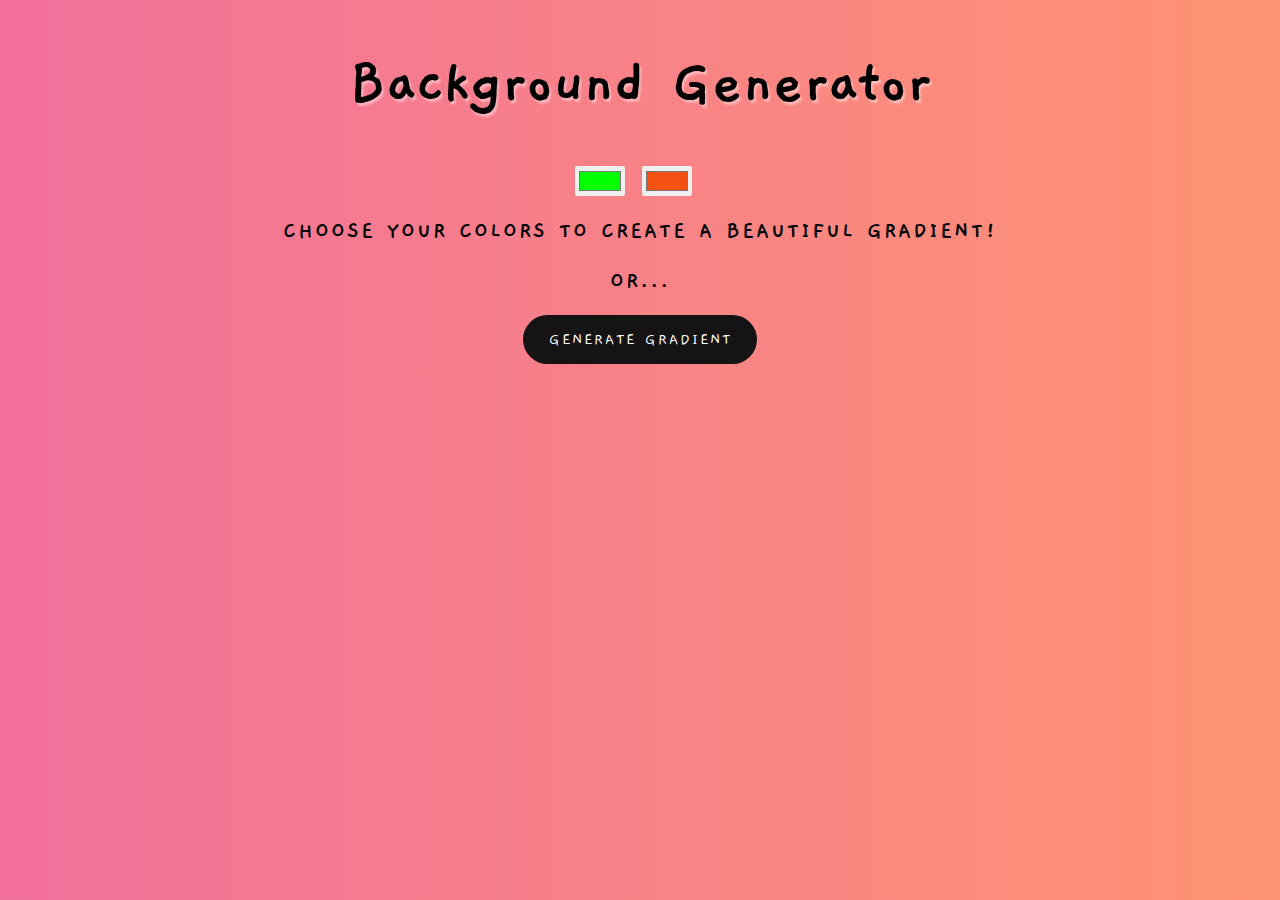
<file: background_generator/index.html>
<!DOCTYPE html>
<html lang="en">
<head>
	<meta charset="utf-8">
	<meta name="description" content="Generate a beautiful gradient for your projects">
	<meta name="viewport" content="width=device-width, initial-scale=1">
	<link href="https://fonts.googleapis.com/css?family=Gaegu:700" rel="stylesheet">
	<link rel="stylesheet" href="style.css"></link>
    <title>Background Generator</title>
</head>
<body>
	<h1>Background Generator</h1>
	<input type="color" class="color" name="color1" value="#00ff00">
	<input type="color" class="color"  name="color2" value="#f35212">
	<h2>Choose your colors to create a beautiful gradient!</h2>
	<h2>OR...</h2>
	<button class="generate-gradient">generate gradient</button>
	<h3></h3>
	  
	<script src="background_generator.js"></script>
</body>
</html>
</file>
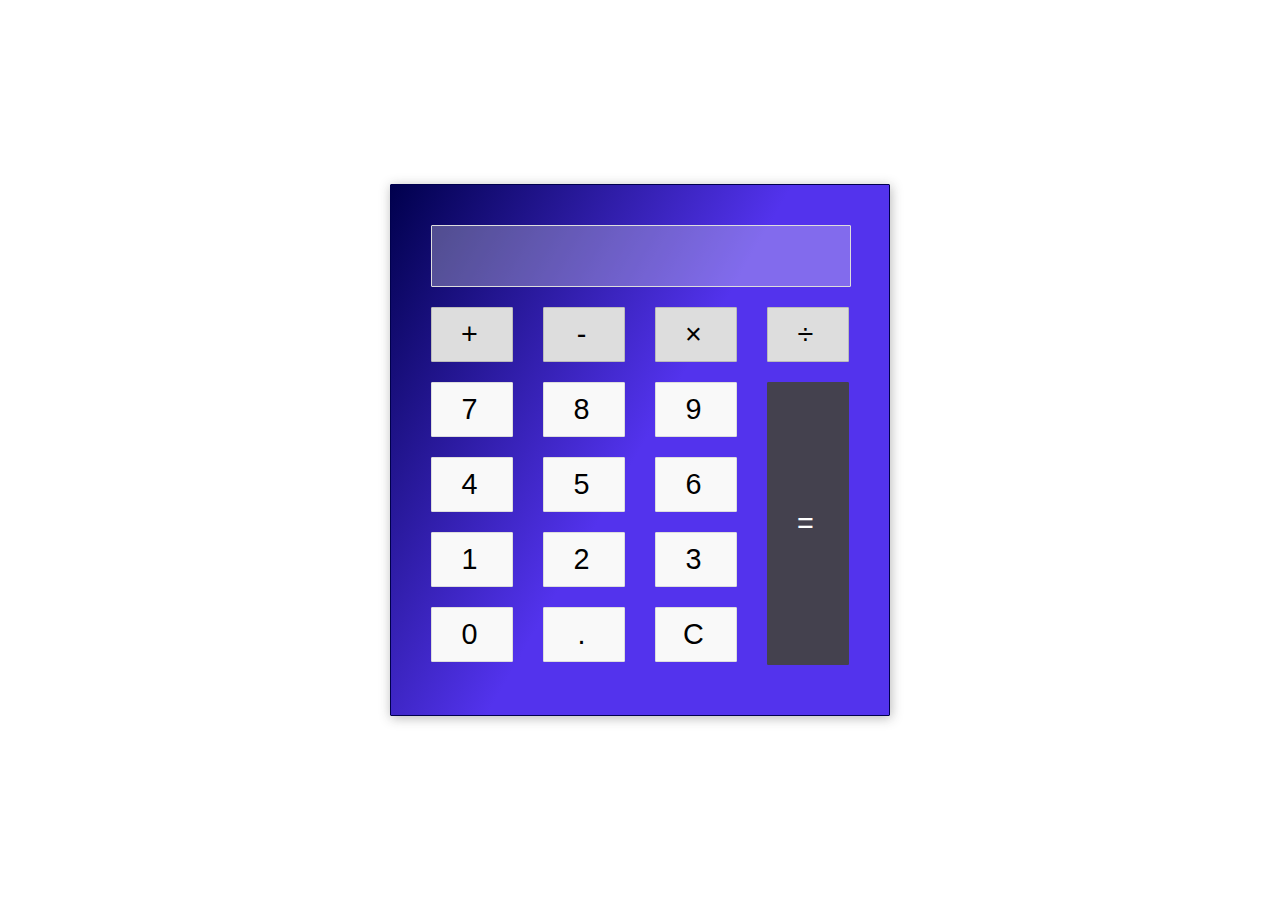
<file: calculator/index.html>
<!DOCTYPE html>
<html lang="en">
<head>
    <meta charset="UTF-8">
    <meta name="viewport" content="width=device-width, initial-scale=1.0">
    <meta http-equiv="X-UA-Compatible" content="ie=edge">
    <link rel="stylesheet" href="styles.min.css">
    <title>⊞ Calculator</title>
</head>
<body>
    <div id="calculator">
        <input type="text" id="user-input" disabled>
        <div class="operators">
            <div>+</div>
            <div>-</div>
            <div>×</div>
            <div>÷</div>
        </div>
        <div class="numberPanel">
            <div class="numbers">
              <div>7</div>
              <div>4</div>
              <div>1</div>
              <div>0</div>
            </div>
            <div class="numbers">
              <div>8</div>
              <div>5</div>
              <div>2</div>
              <div>.</div>
            </div>
            <div class="numbers">
              <div>9</div>
              <div>6</div>
              <div>3</div>
              <div class="clear-result">C</div>
            </div>
            <div id="result" class="calculate-result">=</div>
        </div> <!-- numberPanel -->
      </div>  <!-- #calculator -->


    <script src="https://code.jquery.com/jquery-3.3.1.slim.min.js" integrity="sha384-q8i/X+965DzO0rT7abK41JStQIAqVgRVzpbzo5smXKp4YfRvH+8abtTE1Pi6jizo" crossorigin="anonymous"></script>
    <script src="https://stackpath.bootstrapcdn.com/bootstrap/4.1.3/js/bootstrap.min.js" integrity="sha384-ChfqqxuZUCnJSK3+MXmPNIyE6ZbWh2IMqE241rYiqJxyMiZ6OW/JmZQ5stwEULTy" crossorigin="anonymous"></script>
    <script src="calculator.js"></script>
</body>
</html>
</file>
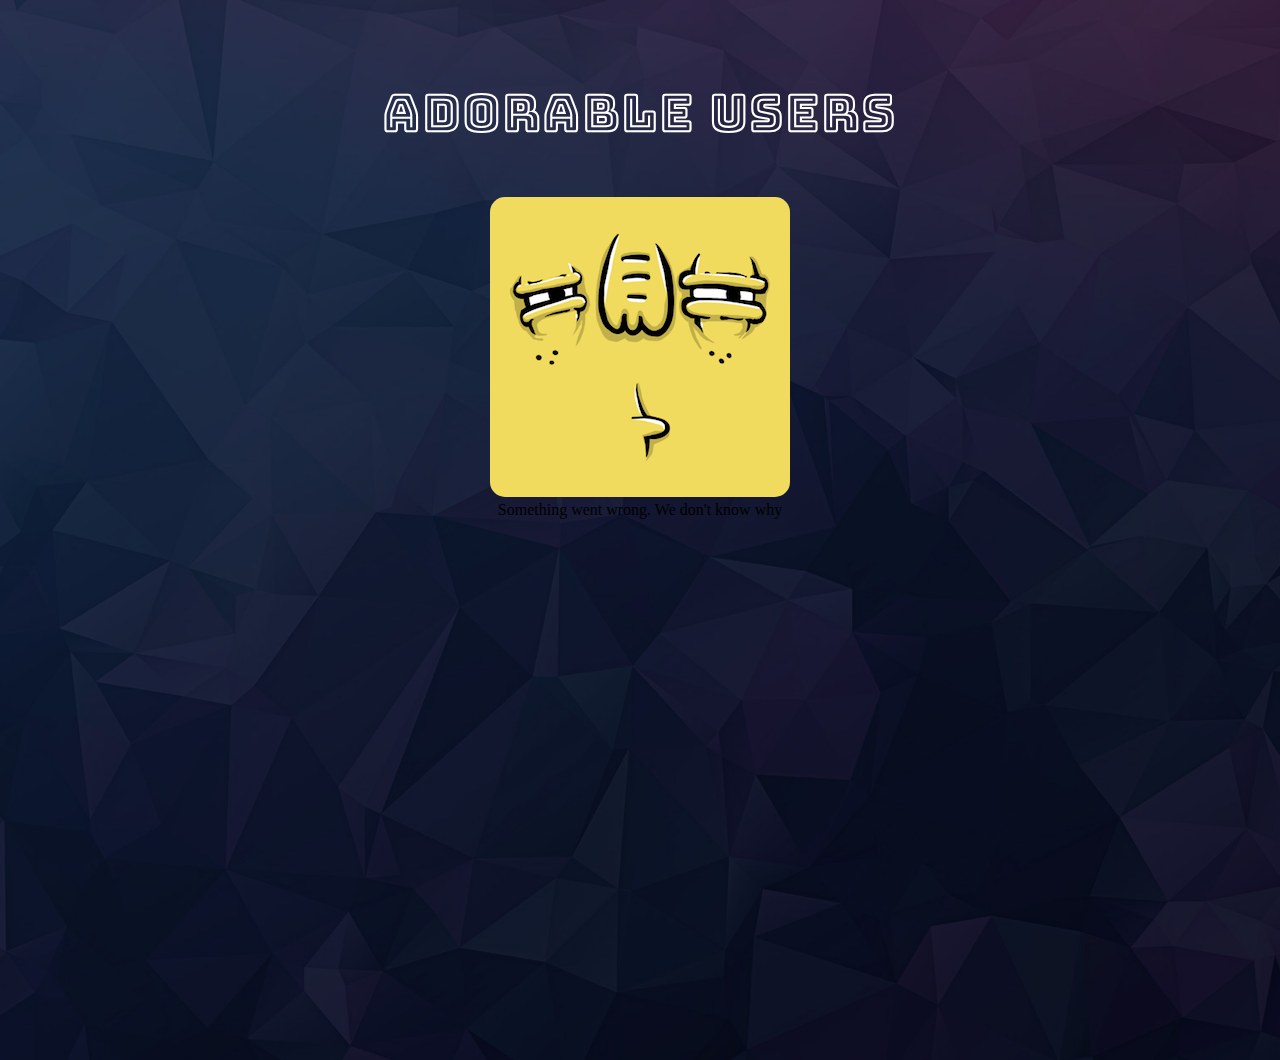
<file: fetch_api/index.html>
<!DOCTYPE html>
<html lang="en">
<head>
    <meta charset="UTF-8">
    <meta name="viewport" content="width=device-width, initial-scale=1.0">
    <meta http-equiv="X-UA-Compatible" content="ie=edge">
    <link href="https://fonts.googleapis.com/css?family=Alegreya+Sans|Bungee+Outline" rel="stylesheet">
    <link href="fetch.css" rel="stylesheet">
    <title>Random Users with Fetch API</title>
</head>
<body>
    <div>
        <h1>Adorable Users</h1>
        <ul></ul>
    </div>
    <script src="fetch.js"></script>
</body>
</html>
</file>
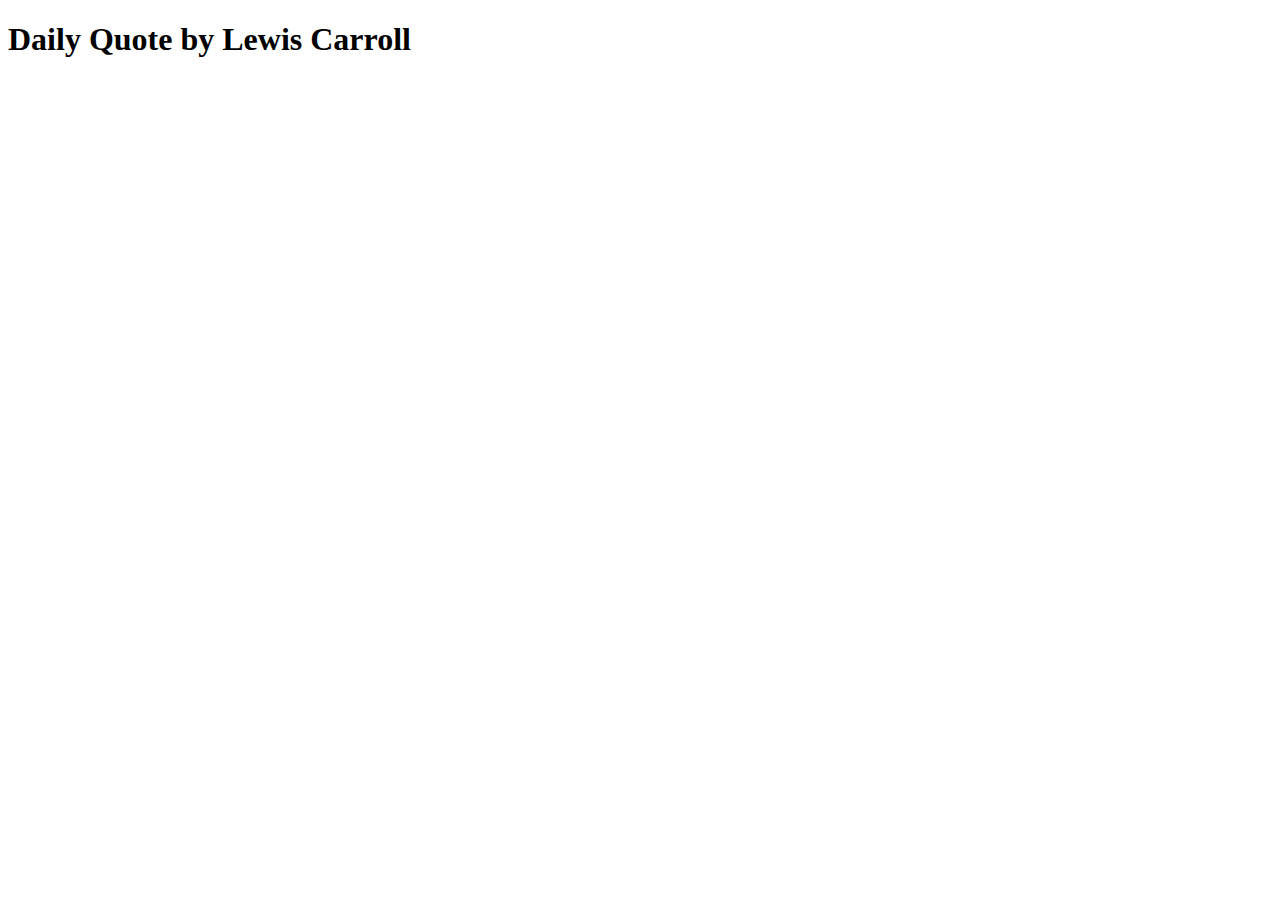
<file: http_request/index.html>
<!DOCTYPE html>
<html lang="en">
<head>
	<meta charset="utf-8">
	<meta name="description" content="Pick a color to create a beautiful color range">
	<meta name="viewport" content="width=device-width, initial-scale=1">
    <title>HTTP Request and Promises</title>
</head>
<body>
	<h1>Daily Quote by Lewis Carroll</h1>
	  
	<script src="request.js"></script>
</body>
</html>
</file>
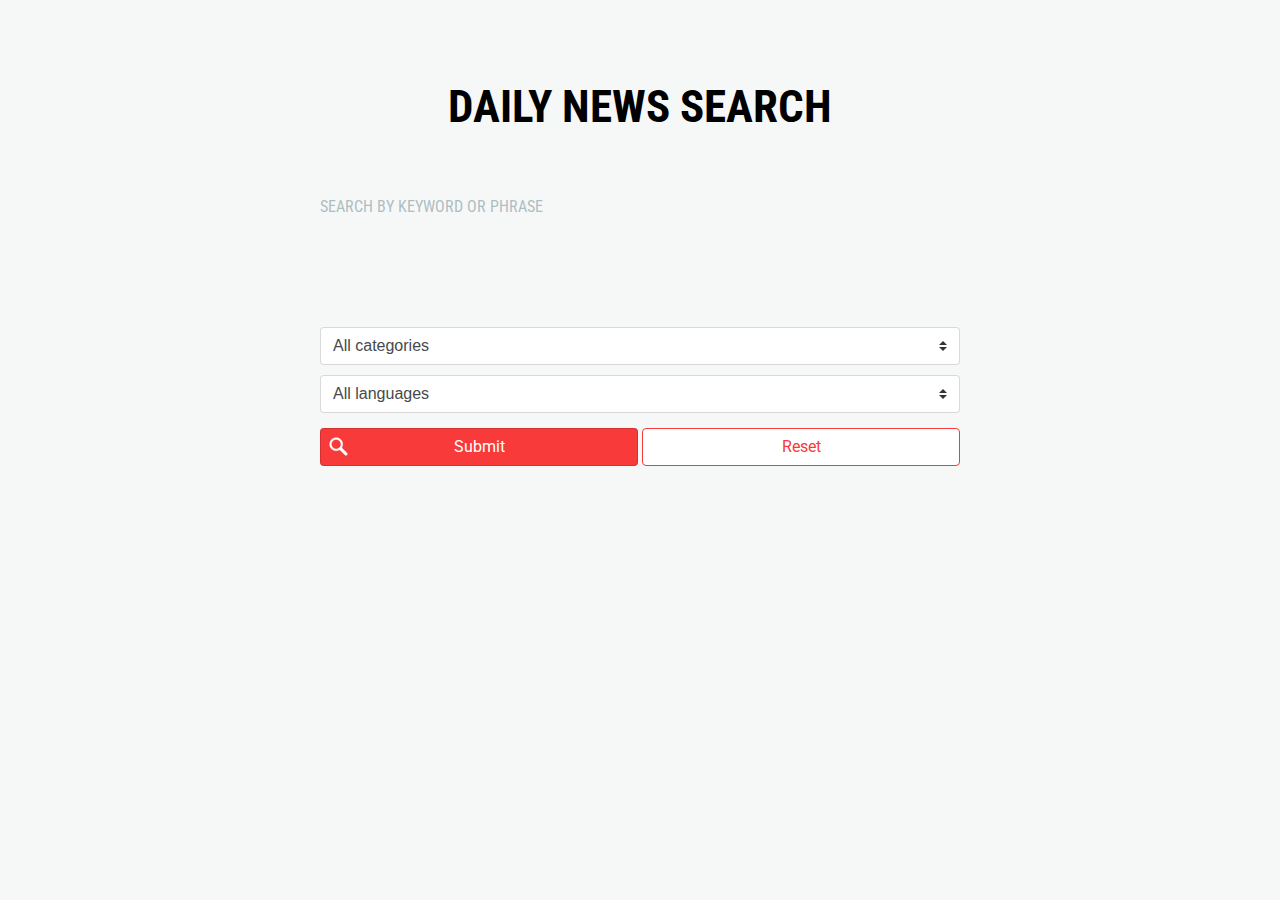
<file: news_api/index.html>
<!DOCTYPE html>
<html lang="en">
<head>
	<meta charset="utf-8">
	<meta name="description" content="Search top news headlines with keywords and filters">
	<meta name="viewport" content="width=device-width, initial-scale=1">
    <title>Daily News Search</title>
    <link href="https://fonts.googleapis.com/css?family=Roboto+Condensed:300,400,700|Roboto:300,400" rel="stylesheet">
    <link href="custom.css" rel="stylesheet">
    <link href="mobile.css" rel="stylesheet">

</head>
<body>
    <div class="container">
        <h1>Daily News Search</h1>
            <div id="search">
                <form id="search-form">
                    <label class="search-label" for="keyword">Search by keyword or phrase</label>
                    <input type="text" id="keyword" class="form-control" name="keyword" autofocus>
    
                    <div id="error"></div>
    
                    <label for="category" class="sr-only">Categories</label>
                    <select class="custom-select" id="category">
                        <option value="all" selected>All categories</option>
                        <option value="business">Business</option>                    
                        <option value="entertainment">Entertainment</option>
                        <option value="gaming">Gaming</option>
                        <option value="politics">Politics</option>
                        <option value="general">General</option>
                        <option value="science-and-nature">Science and Nature</option>
                        <option value="sport">Sport</option>
                        <option value="technology">Technology</option>
                        <option value="health-and-medical">Health and Medical</option>
                        <option value="music">Music</option>
                    </select>
    
                    <label for="language" class="sr-only">Language</label>
                    <select id="language" class="custom-select">
                        <option value="all" selected>All languages</option>
                        <option value="ar">Arabic</option>
                        <option value="cn">Chinese</option>
                        <option value="nl">Dutch</option>
                        <option value="en">English</option>
                        <option value="fr">French</option>
                        <option value="de">German</option>
                        <option value="he">Hebrew</option>
                        <option value="it">Italian</option>
                        <option value="no">Norwegian</option>
                        <option value="pt">Portuguese</option>
                        <option value="ru">Russian</option>
                        <option value="es">Spanish</option>
                        <option value="sv">Swedish</option>
                        <option value="ud">Urdu</option>
                    </select>
    
                    <div class="buttons">
                        <input type="submit" class="button button--primary">
                        <input type="reset" class="button button--secondary">
                    </div>
                </form>
               
            </div> <!-- / #search -->
        <ul id="articles"></ul>

        <!-- <a id="to-top"><i class="arrow-up"></i></a> -->
    </div> <!-- /.container -->

    <script
    src="https://code.jquery.com/jquery-3.2.1.min.js"
    integrity="sha256-hwg4gsxgFZhOsEEamdOYGBf13FyQuiTwlAQgxVSNgt4="
    crossorigin="anonymous"></script>
    <script src="getNews.js"></script>
</body>
</html>
</file>
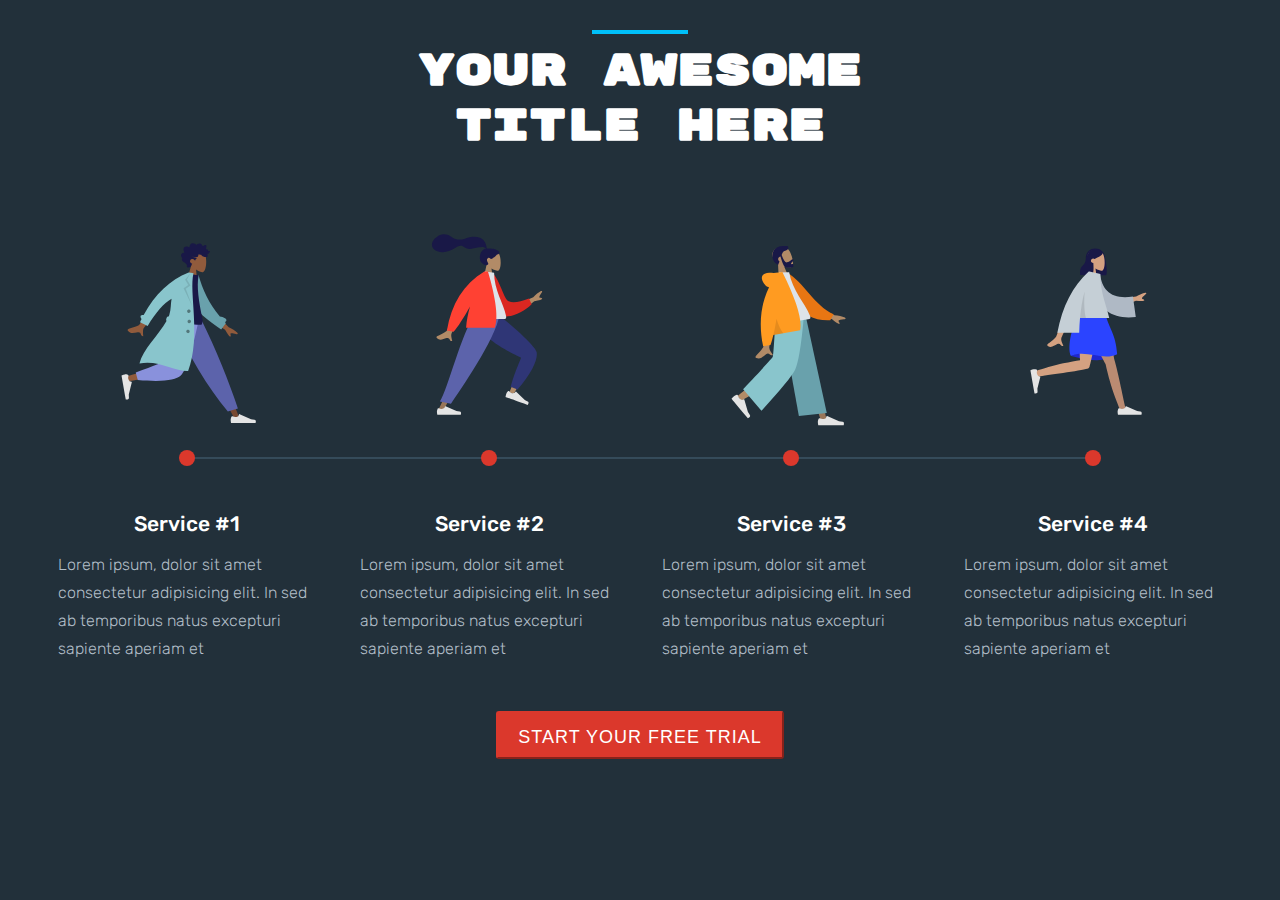
<file: services_mockup/index.html>
<!DOCTYPE html>
<html lang="en">
<head>
	<meta charset="utf-8">
	<meta name="description" content="Mockup page to advertise services">
	<meta name="viewport" content="width=device-width, initial-scale=1">
	<link href="https://fonts.googleapis.com/css?family=Rubik+Mono+One|Rubik:300,400" rel="stylesheet">
	<link rel="stylesheet" href="style.min.css"></link>
    <title>Services Mockup</title>
</head>
<body>
	<section class="services">
		<div class="services__content">			
			<h2 class="services__title services__title--light">Your Awesome<br> Title Here</h2>
			<ul class="services__list">
				<li class="block">
					<div class="block__icon">
							<svg width="200px" height="200px" viewBox="0 0 380 480" version="1.1" xmlns="http://www.w3.org/2000/svg" xmlns:xlink="http://www.w3.org/1999/xlink">
								<title>humaaans/standing-4</title>
								<desc>Created with Sketch.</desc>
								<g id="humaaans/standing-4" stroke="none" stroke-width="1" fill="none" fill-rule="evenodd">
									<g id="humaaan-9" transform="translate(33.000000, 20.000000)">
										<g id="Head/Front/Rad" transform="translate(174.354244, 59.765189) rotate(4.000000) translate(-174.354244, -59.765189) translate(103.501978, 5.532072)">
											<g id="Head" stroke-width="1" transform="translate(56.316359, 32.329762)" fill="#915B3C">
												<path d="M8.61668863,35.9695996 C3.8111203,30.3288374 0.558611141,23.4160055 1.10210733,15.6699789 C2.66807119,-6.64848056 33.7361385,-1.73870383 39.7795208,9.52573796 C45.8229031,20.7901798 45.1047922,49.3633705 37.294259,51.3766405 C34.1794292,52.1795298 27.5439155,50.2127726 20.7905107,46.1421897 L25.0294931,76.1313749 L0,76.1313749 L8.61668863,35.9695996 Z"></path>
											</g>
											<path d="M99.4991371,40.5704108 C100.307567,39.7692754 100.748546,38.6257895 101.130011,37.5400019 C101.526162,36.4120821 101.911083,35.2725397 102.174096,34.0985442 C102.699643,31.7528363 102.704634,29.0552308 101.031237,27.2337892 C99.6891977,25.7731699 97.6755151,25.1180446 95.8170486,24.9756666 C94.5788709,24.8807134 93.3071925,25.0541198 92.1202736,25.4443101 C90.9426657,25.8313872 89.9275692,26.6028432 88.7859576,27.0816565 C88.742378,24.5538252 88.3093662,21.9088331 87.026937,19.7504373 C85.7928868,17.6737117 83.8253755,16.5083295 81.584676,16.2000169 C79.2848465,15.8836099 77.0138141,16.421782 74.95492,17.5351734 C74.4394526,17.8140142 73.9287847,18.106138 73.4400985,18.436762 C73.0308923,18.7136311 72.6054636,19.047057 72.1253206,19.1596518 C71.5900792,19.2853222 71.3247622,18.9761794 70.9768937,18.5856778 C70.5690313,18.1278268 70.1095262,17.724561 69.6232398,17.3670595 C67.473059,15.7865812 64.6519067,15.1367483 62.1608647,16.0841013 C61.0131098,16.5205748 59.8970316,17.2618326 59.118359,18.2832803 C58.4242538,19.1937935 57.9291363,20.6381203 56.971154,21.2724908 C56.5646354,21.5417844 56.2775287,21.1850093 55.9073905,20.9213196 C55.3514151,20.5251104 54.8211652,20.0879104 54.2584706,19.7024937 C53.4680872,19.1610009 52.6123345,18.7559709 51.6959159,18.5439606 C50.3543567,18.2335725 48.5004018,18.3063181 48.1168249,20.0634198 C47.9728396,20.7234225 48.0832283,21.4292934 48.1297836,22.0942773 C48.1936171,23.0073848 48.2602343,23.9201811 48.3395222,24.8319396 C48.3997081,25.5242161 48.4758283,26.1928321 48.606471,26.8726556 C48.6761599,27.2350345 48.8942496,27.9106034 48.7388415,28.2735011 C48.5446533,28.7270973 47.6483927,28.4692189 47.2654877,28.4849925 C46.5091808,28.5162285 45.7497063,28.6488517 45.0504176,28.972004 C44.5084569,29.2225145 43.938659,29.5909122 43.7099143,30.2121035 C43.5692886,30.5936806 43.6063409,30.985635 43.6727661,31.3782121 C43.752438,31.8493462 43.6613433,32.099234 43.6018293,32.5746228 C42.5860609,32.074432 39.0660999,30.9631161 38.623201,32.7835199 C38.4757601,33.3896639 38.8115338,34.0745724 39.0677317,34.5857632 C39.5170619,35.4823707 40.1061538,36.3018741 40.7083964,37.0833962 C41.9646203,38.7137898 43.4643713,40.1200315 45.0779668,41.3226686 C43.1874396,42.1631344 42.6939539,44.6421919 44.330779,46.1192074 C45.0534893,46.7713234 46.0251982,46.9165032 46.9368172,46.8747861 C47.2704792,46.8595313 47.7514862,46.7312666 48.0140194,46.78938 C48.155317,46.820616 48.3065976,46.9403712 48.5023216,46.9537581 C49.7888784,47.0418622 51.2412103,46.7318892 52.498874,46.4464069 C54.7398615,45.9377067 56.8614372,44.8759947 58.5939645,43.258988 C59.0383992,42.8442032 59.4055617,42.6054192 60.0037727,42.6115419 C60.5279753,42.6168344 61.0422908,42.7605614 61.5660134,42.7738445 C62.9517281,42.8092314 64.2011367,42.1317946 65.4878855,41.6808965 C65.5666934,43.4192151 66.0617149,45.3337419 66.7728104,46.8976163 C67.3526873,48.1728952 68.5636038,48.3582356 69.7534985,48.470104 C73.5585504,48.8281244 77.377041,48.4285944 81.1868925,48.4338869 C77.4988526,49.2675036 73.6878493,49.6110993 70.032542,50.5920751 C68.3802625,51.0353977 69.6419578,52.1489967 70.3484458,52.9209716 C71.5117512,54.1922033 72.376719,55.7672853 72.9766578,57.4266319 C74.7807938,55.0749051 77.9696846,53.5253515 80.7948685,54.2478262 C83.9164702,55.0459521 86.11455,59.2673754 84.1184336,62.3022465 C82.9595438,64.064018 80.8667652,64.7441529 79.1254068,65.5010806 C80.4838602,66.9134449 80.8124347,68.9994064 81.6300793,70.7565081 C82.0333342,71.6230211 82.5993885,72.6027516 83.5012165,72.904734 C83.8348785,73.0164986 84.2261346,73.0260458 84.4893398,73.2980375 C84.8154185,73.6347842 84.8930746,74.0112764 85.3094801,74.3007021 C86.9710707,75.4559144 89.56655,75.3668763 91.0393278,73.8593512 C92.371192,72.4959682 92.0246673,70.3385064 90.9123328,68.9562364 C92.6829682,68.2181956 95.9088152,67.2689747 95.205111,64.5104538 C99.0418397,64.2556886 108.357306,58.033191 103.207815,53.4862287 C106.033863,51.8890428 108.630206,47.9856869 106.814935,44.5448518 C105.417126,41.8952936 102.166321,40.7109208 99.4991371,40.5704108" id="hair" fill="#191847" transform="translate(73.002688, 45.365956) scale(-1, 1) translate(-73.002688, -45.365956) "></path>
										</g>
										<g id="Bottom/Standing/Jogging" transform="translate(0.000000, 203.717748)">
											<polygon id="Leg" fill="#784931" points="135.576421 0 213.070248 129.55569 271.168323 239.084106 283.682133 239.084106 186.337993 5.30873359e-13"></polygon>
											<g id="Accessories/Shoe/Flat-Sneaker" transform="translate(260.723886, 207.536214)" fill="#E4E4E4">
												<path d="M2.79301173,26.4915537 C1.62626761,29.6061473 1.04289555,31.9365831 1.04289555,33.4828611 C1.04289555,35.3635003 1.35619618,38.1078205 1.98279745,41.7158218 C4.16447086,41.7158218 23.7715371,41.7158218 60.8039962,41.7158218 C62.3325506,36.662479 61.4501804,33.9343419 58.1568854,33.5314103 C54.8635904,33.1284788 52.1277943,32.7646639 49.9494971,32.4399656 L22.6099678,20.2518671 C22.0839009,20.0173438 21.4673207,20.2536867 21.2327974,20.7797536 C21.2287854,20.7887531 21.2249011,20.7978091 21.2211457,20.8069187 L19.4637818,25.069848 C16.415052,26.4923128 13.9376425,27.2035452 12.0315534,27.2035452 C10.4829012,27.2035452 8.34419941,26.5780944 5.61544804,25.3271928 L5.61545374,25.3271803 C4.56828164,24.8471405 3.33023177,25.3068921 2.85019196,26.3540642 C2.82950154,26.3991988 2.81042931,26.4450579 2.79301173,26.4915537 Z" id="shoe"></path>
											</g>
											<path d="M255.032865,221.545314 L279.165526,214.245045 C268.59235,182.636952 255.63342,147.853404 240.288738,109.894402 C224.944056,71.9353994 208.464438,35.3039322 190.849885,2.84217094e-14 L122.69048,2.84217094e-14 C142.274076,44.6578531 163.035313,85.2352452 184.974193,121.732176 C206.913072,158.229107 230.265963,191.500153 255.032865,221.545314 Z" id="Pant" fill="#5C63AB"></path>
											<path d="M130.483574,2.84217094e-14 C123.169612,45.5267591 109.062982,103.692464 107.731697,105.487475 C106.844173,106.684149 74.8930942,117.390616 11.8784597,137.606876 L14.5815936,148.641752 C89.7263975,137.799641 129.321301,129.387885 133.366303,123.406484 C139.433807,114.434384 169.729671,43.5545895 181.463825,2.84217094e-14 L130.483574,2.84217094e-14 Z" id="Leg" fill="#915B3C"></path>
											<path d="M34.0291683,128.068071 L38.7904444,145.840535 C94.9943795,150.76997 129.431772,147.208144 142.102622,135.155056 C154.773471,123.101968 169.2145,78.0502828 185.425707,-1.13686838e-13 L120.431644,-1.13686838e-13 C110.160605,63.9126794 104.418425,97.2105109 103.205106,99.8934944 C101.991786,102.576478 78.9331404,111.968003 34.0291683,128.068071 Z" id="Pant" fill="#8991DC"></path>
											<g id="Accessories/Shoe/Flat-Sneaker" transform="translate(25.550941, 160.605914) rotate(80.000000) translate(-25.550941, -160.605914) translate(-6.257373, 139.748003)" fill="#E4E4E4">
												<path d="M2.79301173,26.4915537 C1.62626761,29.6061473 1.04289555,31.9365831 1.04289555,33.4828611 C1.04289555,35.3635003 1.35619618,38.1078205 1.98279745,41.7158218 C4.16447086,41.7158218 23.7715371,41.7158218 60.8039962,41.7158218 C62.3325506,36.662479 61.4501804,33.9343419 58.1568854,33.5314103 C54.8635904,33.1284788 52.1277943,32.7646639 49.9494971,32.4399656 L22.6099678,20.2518671 C22.0839009,20.0173438 21.4673207,20.2536867 21.2327974,20.7797536 C21.2287854,20.7887531 21.2249011,20.7978091 21.2211457,20.8069187 L19.4637818,25.069848 C16.415052,26.4923128 13.9376425,27.2035452 12.0315534,27.2035452 C10.4829012,27.2035452 8.34419941,26.5780944 5.61544804,25.3271928 L5.61545374,25.3271803 C4.56828164,24.8471405 3.33023177,25.3068921 2.85019196,26.3540642 C2.82950154,26.3991988 2.81042931,26.4450579 2.79301173,26.4915537 Z" id="shoe"></path>
											</g>
										</g>
										<g id="Body/Trench-Coat" transform="translate(157.291764, 189.723885) rotate(10.000000) translate(-157.291764, -189.723885) translate(23.922792, 92.208568)">
											<path d="M206.173124,94.1153146 L237.654616,120.804733 C246.485384,123.862803 253.793796,127.410328 259.579851,131.447309 C260.915433,132.846883 262.455388,135.5998 256.571267,134.73118 C250.687146,133.862559 244.458869,133.213532 243.501485,135.174285 C242.5441,137.135038 245.955361,139.798484 244.114915,142.405686 C242.88795,144.14382 238.009153,139.229219 229.478524,127.661882 L197.569051,111.736722 L206.173124,94.1153146 Z M56.7072446,73.4638943 L74.7971874,78.0625522 C50.5815452,118.773292 37.6318712,140.288454 35.9481654,142.60804 C32.1598272,147.827109 34.9113156,157.9002 35.846123,163.177813 C28.1748426,164.545256 31.7616574,153.29197 22.045982,155.171625 C13.1779641,156.887287 5.46312053,162.07869 -2.3052584,154.124844 C-3.26033494,153.146965 -3.84342212,150.216288 -0.344007547,148.912227 C8.37431034,145.663337 21.331407,139.403357 23.5143959,136.82375 C26.4912913,133.305996 37.5555742,112.186044 56.7072446,73.4638943 Z" id="Skin" fill="#915B3C" transform="translate(128.887550, 118.378653) rotate(-4.000000) translate(-128.887550, -118.378653) "></path>
											<path d="M212.041997,91.4388947 C216.322135,91.1316164 220.977876,91.840669 225.96947,93.5225255 C228.425683,94.3501164 229.745942,97.0121652 228.918351,99.468378 C228.437693,100.894926 227.338238,101.938296 226.019703,102.400243 C226.974814,103.097038 227.938387,103.789986 228.910523,104.479018 L220.518159,121.611657 C185.202658,104.00331 152.009465,90.7275746 136.884063,61.6576093 C131.807586,51.9009775 133.525829,18.7598762 133.041282,6.70328273 L144.195079,2.12901314 C159.743039,34.2677247 180.784924,65.1009176 212.041997,91.4388947 Z" id="Back-Arm" fill="#69A1AC"></path>
											<path d="M93.8605991,118.795966 C126.647489,122.397786 152.454369,122.397786 171.281237,118.795966 C173.613759,118.349724 173.511327,108.294692 172.429622,105.548568 C155.584668,62.7842666 144.503922,31.478793 144.503922,1.7756729 C141.413084,3.39017178 136.003828,3.63212462 128.276152,2.50153141 C107.508141,33.1115518 97.9618253,68.2330479 93.8605991,118.795966 Z" id="Shirt" fill="#191847"></path>
											<path d="M87.7686047,123.851994 C86.6551335,122.804333 86.0746685,121.23383 86.3599826,119.615734 L86.9032734,116.534579 C87.2714462,114.446567 88.9672349,112.926105 90.9694489,112.688237 C91.3194625,111.123614 91.6212422,109.569477 91.8704803,108.02672 C93.9758723,94.9945677 90.3786992,82.2161192 90.5476353,69.6676184 C73.7777663,83.9755631 58.7338752,108.681389 45.4159618,143.785095 L25.7190162,137.989136 C26.4705662,135.197044 27.2490397,132.439245 28.0544368,129.715738 C25.7810093,128.424203 23.124502,122.504744 25.0363804,121.514185 C27.0109281,120.491156 29.1027284,119.771114 31.3056195,119.347312 C49.3658661,64.9506232 78.8998655,25.168186 119.907618,-4.03233003e-13 L125.540937,-3.96127575e-13 L131.768209,-1.0658141e-14 C128.276152,46.1801869 176.509698,147.001238 159.761787,233.106043 C128.805794,240.019061 84.6121081,218.510359 41.593608,235.694393 C43.1943273,201.019067 75.2586187,160.283448 87.7686085,123.851985 Z" id="Coat-Front" fill="#89C5CC"></path>
											<polygon id="Shade-Lapel" fill-opacity="0.1" fill="#000000" points="124.214865 1.04289555 118.834405 17.5888976 129.669457 29.9926784 119.877301 39.740063 143.567348 80.302957 114.597103 39.8211017 124.214865 29.9926784 114.597103 19.0312358"></polygon>
											<path d="M136.619317,95.9463902 C134.315415,95.9463902 132.447734,94.0787093 132.447734,91.774808 C132.447734,89.4709068 134.315415,87.6032259 136.619317,87.6032259 C138.923218,87.6032259 140.790899,89.4709068 140.790899,91.774808 C140.790899,94.0787093 138.923218,95.9463902 136.619317,95.9463902 Z M141.833794,119.932988 C139.529893,119.932988 137.662212,118.065307 137.662212,115.761406 C137.662212,113.457504 139.529893,111.589823 141.833794,111.589823 C144.137695,111.589823 146.005376,113.457504 146.005376,115.761406 C146.005376,118.065307 144.137695,119.932988 141.833794,119.932988 Z M142.87669,143.919585 C140.572789,143.919585 138.705108,142.051904 138.705108,139.748003 C138.705108,137.444102 140.572789,135.576421 142.87669,135.576421 C145.180591,135.576421 147.048272,137.444102 147.048272,139.748003 C147.048272,142.051904 145.180591,143.919585 142.87669,143.919585 Z" id="Buttons" fill-opacity="0.4" fill="#000000"></path>
										</g>
									</g>
								</g>
							</svg>
					</div>
					<span class="block__bullet"></span>
					<div class="block__text">
						<h3 class="block__subtitle">Service #1</h3>
						<p class="block__description">
							Lorem ipsum, dolor sit amet consectetur adipisicing elit. In sed ab temporibus natus excepturi sapiente aperiam et
						</p>
					</div>
				</li>
				<li class="block">
					<div class="block__icon">
						<svg width="200px" height="200px" viewBox="0 0 380 480" version="1.1" xmlns="http://www.w3.org/2000/svg" xmlns:xlink="http://www.w3.org/1999/xlink">
								<title>humaaans/standing-9</title>
								<desc>Created with Sketch.</desc>
								<g id="humaaans/standing-9" stroke="none" stroke-width="1" fill="none" fill-rule="evenodd">
									<g id="A-Human/Standing" transform="translate(40.000000, 27.000000)">
										<g id="Head/Front/Airy" transform="translate(82.000000, 0.000000)">
											<g id="Head" stroke-width="1" transform="translate(54.000000, 31.000000)" fill="#B28B67">
												<path d="M8.26227388,34.4901268 C3.65436435,29.0813759 0.535634794,22.4528771 1.05677633,15.0254539 C2.55833022,-6.37502057 32.3485306,-1.66718886 38.1433414,9.13393292 C43.9381521,19.9350547 43.249578,47.3329958 35.7603014,49.2634576 C32.7735882,50.033323 26.4110012,48.1474609 19.935372,44.244306 L24,73 L0,73 L8.26227388,34.4901268 Z"></path>
											</g>
											<path d="M78.46395,27.6852568 C75.3008195,27.1665378 66.7839511,26.8099042 65.2132884,26.8101344 C64.2095609,26.8101344 63.1218259,27.0394482 62.5273474,26.1178184 C62.0405177,25.3631089 62.2188613,24.0866873 62.0735698,23.2108742 C61.9048664,22.1934668 61.6652388,21.1891827 61.4228569,20.1874312 C60.7331241,17.3368945 59.6901472,14.6249591 58.2308058,12.0787928 C55.4925323,7.30188179 51.4810649,3.56010629 46.4167508,1.38277606 C40.824292,-1.02133542 34.4959652,-1.57182675 28.4804855,-1.08418951 C22.0431327,-0.562477519 16.2158664,1.56258942 10.137955,3.56240864 C4.34603603,5.46806184 -1.7203989,6.21816672 -7.77811175,5.28755777 C-13.8815008,4.35004179 -18.4931849,1.0420286 -23.6412768,-2.09768297 C-28.9114778,-5.31199061 -34.9343023,-7.4142643 -41.1646205,-6.93100152 C-46.9804104,-6.47974137 -52.3405866,-4.0783927 -57.1496651,-0.870531642 C-61.6491098,2.13080883 -65.3617312,5.74181098 -67.4577843,10.8240133 C-69.7126711,16.2909379 -69.7106053,22.291777 -66.0025745,27.1232537 C-60.627938,34.1265349 -50.6501101,35.9375616 -42.3489869,35.7575181 C-37.5474828,35.6536822 -32.8318224,34.7771784 -28.298637,33.1828026 C-22.2530892,31.0563543 -17.0287938,27.4522592 -11.3729852,24.5280473 C-8.71871903,23.1558481 -5.97516638,22.0288489 -3.09940537,21.2170411 C-0.308799399,20.4289475 2.43980288,20.0674789 4.96645123,21.7532579 C7.63930914,23.5366564 10.0344377,25.2885128 13.0922147,26.4049212 C16.0255874,27.4759733 19.132713,28.0750442 22.2579713,28.0508696 C28.338637,28.0039017 34.3327705,26.1092997 40.2385356,24.8402457 C45.0544999,23.8055706 50.2074119,22.7743491 55.1172534,23.7689633 C57.1660236,24.1840766 60.1586146,25.0410104 60.8986141,27.1702216 C48.4441749,29.4274433 43.5527072,44.8301494 47.0638027,56.1372093 C48.958789,62.2400423 60.3498117,69.3741897 64.7787912,66.1658382 C67.5846772,64.1332552 65.881216,61.4648419 64.7787912,59.7033156 C62.6675892,56.3299158 61.9452634,51.9966672 65.8518364,49.6480423 C69.2215424,47.6224367 72.7645562,52.4327123 72.8315785,52.4274169 C73.7577255,52.3544325 81.7604403,47.8285457 87.2741651,41.224129 C92.7134751,41.5465656 93.5386971,37.9600245 92.2398964,35.026908 C90.9410957,32.0937915 82.8343998,28.4024381 78.46395,27.6852568 Z" id="hair" fill="#191847"></path>
										</g>
										<g id="Bottom/Standing/Sprint" transform="translate(0.000000, 187.000000)">
											<path d="M207.469522,-9.65840194 C188.34471,5.93412613 195.620321,142.644251 194.343793,144.365431 C193.776447,145.1304 163.468239,151.639612 103.419169,163.893066 L106.01112,174.474064 C176.253239,170.987921 213.421261,166.637951 217.515185,161.424153 C223.376511,153.959489 230.620797,112.212202 239.248044,36.1822931 L207.469522,-9.65840194 Z" id="Leg" fill="#B28B67" transform="translate(171.333606, 82.407831) rotate(-55.000000) translate(-171.333606, -82.407831) "></path>
											<path d="M113.540088,152.75781 L118.105527,169.799273 C170.465638,175.811529 204.983252,168.36956 217.132934,156.81223 C225.232723,149.107343 232.495664,107.473517 238.921759,31.9107522 L204.926407,-16.6396419 C159.401042,17.7063231 186.537309,130.140454 185.373895,132.713083 C184.210481,135.285712 156.597106,137.319958 113.540088,152.75781 Z" id="Pant" fill="#2F3676" transform="translate(176.230924, 77.646617) rotate(-55.000000) translate(-176.230924, -77.646617) "></path>
											<g id="Accessories/Shoe/Flat-Sneaker" transform="translate(223.383915, 187.279121) rotate(20.000000) translate(-223.383915, -187.279121) translate(192.883915, 167.279121)" fill="#E4E4E4">
												<path d="M2.67813181,25.4019242 C1.55937727,28.3884109 1,30.6229931 1,32.1056708 C1,33.908957 1.3004142,36.5404001 1.90124261,40 C3.99318117,40 22.7937852,40 58.3030548,40 C59.768738,35.1545073 58.9226607,32.5385816 55.7648228,32.1522232 C52.606985,31.7658647 49.9837155,31.4170139 47.8950143,31.1056708 L21.6799926,19.4188835 C21.1755635,19.1940064 20.584344,19.4206282 20.359467,19.9250573 C20.35562,19.9336867 20.3518954,19.9423702 20.3482945,19.9511052 L18.6632131,24.038695 C15.7398812,25.4026522 13.3643706,26.0846307 11.5366811,26.0846307 C10.0517269,26.0846307 8.00099246,25.4849054 5.38447792,24.2854549 L5.38448339,24.285443 C4.38038273,23.8251478 3.19325534,24.2659892 2.73296014,25.2700899 C2.71312074,25.3133681 2.69483298,25.3573409 2.67813181,25.4019242 Z" id="shoe"></path>
											</g>
											<polygon id="Leg" fill="#997659" points="130 0 78.2540376 124.226909 27.3958106 229.25029 39.3949124 229.25029 170.673688 0"></polygon>
											<g id="Accessories/Shoe/Flat-Sneaker" transform="translate(24.000000, 199.000000)" fill="#E4E4E4">
												<path d="M2.67813181,25.4019242 C1.55937727,28.3884109 1,30.6229931 1,32.1056708 C1,33.908957 1.3004142,36.5404001 1.90124261,40 C3.99318117,40 22.7937852,40 58.3030548,40 C59.768738,35.1545073 58.9226607,32.5385816 55.7648228,32.1522232 C52.606985,31.7658647 49.9837155,31.4170139 47.8950143,31.1056708 L21.6799926,19.4188835 C21.1755635,19.1940064 20.584344,19.4206282 20.359467,19.9250573 C20.35562,19.9336867 20.3518954,19.9423702 20.3482945,19.9511052 L18.6632131,24.038695 C15.7398812,25.4026522 13.3643706,26.0846307 11.5366811,26.0846307 C10.0517269,26.0846307 8.00099246,25.4849054 5.38447792,24.2854549 L5.38448339,24.285443 C4.38038273,23.8251478 3.19325534,24.2659892 2.73296014,25.2700899 C2.71312074,25.3133681 2.69483298,25.3573409 2.67813181,25.4019242 Z" id="shoe"></path>
											</g>
											<path d="M31.9885488,207.432889 L58.6506859,212.432889 C79.2657755,182.124875 165.540767,57.851839 175,2.84217094e-14 L115.644073,2.84217094e-14 C84.0548806,41.821022 51.6389867,176.623522 31.9885488,207.432889 Z" id="Pant" fill="#5C63AB"></path>
										</g>
										<g id="Body/Jacket-2" transform="translate(22.000000, 82.000000)">
											<path d="M198,77.6170876 L234.234567,61.7041739 C240.582018,55.3790221 246.711387,50.5716141 252.622674,47.2819501 C254.390261,46.7192094 257.410101,46.5491987 254.188168,51.2551684 C250.966235,55.961138 247.78889,61.0560141 249.076289,62.7052963 C250.363689,64.3545786 254.093006,62.5342201 255.566345,65.2162765 C256.548571,67.0043141 250.262286,69.1431805 236.707491,71.6328758 L209.56994,92.4392868 L198,77.6170876 Z M51.5082829,82 L72,86.0658446 C51.3920824,124.471059 40.3404263,144.825845 38.8450319,147.130202 C35.4803944,152.315007 38.6196693,161.817238 39.7793043,166.821179 C32.5044044,168.51462 35.3734014,157.565005 26.1671562,159.851185 C17.7641225,161.937904 10.6393632,167.293169 2.8038784,160.07074 C1.84055159,159.182785 1.13535082,156.407288 4.41981989,154.983749 C12.6026301,151.437195 24.6920431,144.796343 26.6523424,142.218096 C29.3255608,138.702197 37.6108743,118.629498 51.5082829,82 Z" id="Skin" fill="#B28B67"></path>
											<path d="M123.280247,9.87718027 L131.765198,7.64600959 C152.120135,24.2050747 163.602366,67.2616718 176.61267,71.9556463 C188.913385,76.3936093 205.208593,69.6320097 224.503164,60.7390322 L231.796052,73.8353428 C215.409826,95.0000245 178.298612,114.916545 161.84294,106.839809 C135.533742,93.9267871 125.046804,40.501408 123.280247,9.87718027 Z" id="Coat-Back" fill="#DB2721" transform="translate(177.538150, 58.161768) rotate(5.000000) translate(-177.538150, -58.161768) "></path>
											<path d="M90,114 C124.671756,114 150.175573,114 166.511451,114 C170.007634,114 169.348845,108.951637 168.84345,106.404206 C163.010588,77.0037663 140.241304,45.3115155 140.241304,3.4607303 L118.1718,0 C99.917485,29.3584068 93.6048263,65.5045499 90,114 Z" id="Shirt" fill="#DDE3E9"></path>
											<path d="M82.3687546,84.2331696 C66.7713811,112.367832 53.6609446,132.623442 43.0374452,145 L27,141.85882 C37.3305927,77.7906722 67.2466105,30.5043988 116.748053,3.81764932e-14 L117,2.9470116e-14 L125.486398,0 C145.298923,67.5369477 150.760885,112.536948 141.872285,135 L73,135 C74.0896281,118.56345 77.5833963,101.181199 82.3687561,84.2331662 Z" id="Coat-Front" fill="#FF4133"></path>
										</g>
									</g>
								</g>
						</svg>
					</div>
					<span class="block__bullet"></span>
					<div class="block__text">
						<h3 class="block__subtitle">Service #2</h3>
						<p class="block__description">
							Lorem ipsum, dolor sit amet consectetur adipisicing elit. In sed ab temporibus natus excepturi sapiente aperiam et
						</p>
					</div>
				</li>
				<li class="block">
					<div class="block__icon">
						<svg width="200px" height="200px" viewBox="0 0 380 480" version="1.1" xmlns="http://www.w3.org/2000/svg" xmlns:xlink="http://www.w3.org/1999/xlink">
							<!-- Generator: Sketch 53.2 (72643) - https://sketchapp.com -->
							<title>humaaans/standing-19</title>
							<desc>Created with Sketch.</desc>
							<g id="humaaans/standing-19" stroke="none" stroke-width="1" fill="none" fill-rule="evenodd">
								<g id="humaaan-3" transform="translate(28.000000, 2.000000)">
									<g id="Head/Front/Short-Beard" transform="translate(133.219486, 73.532869) rotate(-15.000000) translate(-133.219486, -73.532869) translate(59.569689, 17.301852)">
										<g id="Head" stroke-width="1" transform="translate(58.494090, 33.282773)" fill="#B28B67">
											<path d="M8.94989243,37.029905 C3.95849475,31.2228654 0.580212404,24.1062584 1.14472537,16.1318958 C2.77124441,-6.84446329 35.0407011,-1.78995704 41.3177785,9.80653596 C47.5948559,21.403029 46.8489759,50.8184952 38.7364127,52.8911119 C35.5011336,53.7176686 28.6090274,51.6929357 21.5944711,47.5023609 L25.9973733,78.3755619 L0,78.3755619 L8.94989243,37.029905 Z"></path>
										</g>
										<path d="M81.3883575,51.952185 C82.3834979,65.6917178 85.0159075,72.5614842 89.2855862,72.5614842 C95.6904793,72.5614842 101.124576,68.5314242 103.934889,68.5314242 C105.983512,68.5314242 105.526118,71.0723988 104.168183,72.9563509 C103.047844,74.510672 97.5918834,76.0088517 97.5918834,78.4185713 C97.5918834,80.8282909 101.902545,78.9640237 101.902545,80.3931813 C101.902545,82.7571824 102.660137,87.2019272 98.5205385,87.2019272 C94.3311269,87.2019272 82.319342,85.6887359 80.2608474,79.5259349 C78.9323552,75.5486435 78.0733895,67.3069515 77.6839504,54.800859 C77.4298072,54.7709268 77.1711657,54.7555296 76.908896,54.7555296 C73.3194078,54.7555296 70.4095526,57.6396338 70.4095526,61.1973566 C70.4095526,63.0034497 71.1594597,64.6359427 72.3674961,65.8056399 C70.8636361,67.909543 69.1782406,70.1073515 67.2469573,72.3752043 C59.9915444,68.0607734 54.6076154,55.430817 61.7009592,43.2979654 C63.6615817,37.3542701 68.1001568,34.179519 73.3422208,32.7053802 C77.5885628,30.944841 81.9966676,30.7463386 85.7177359,31.801766 C93.0120601,32.4218911 99.5255418,34.6264448 101.371515,35.935675 C101.371515,42.780357 100.033419,44.811154 88.6042537,44.6321468 C85.7959226,46.1021548 83.6370193,48.6335067 81.3883575,51.952185 Z" id="Hair" fill="#191847"></path>
									</g>
									<g id="Bottom/Standing/Baggy-Pants" transform="translate(0.000000, 218.435876)">
										<polygon id="Leg" fill="#997659" points="145.152001 0 198.318405 134.045997 233.977332 247.370589 248.05827 247.370589 193.543607 5.49273047e-13"></polygon>
										<path d="M134.446096,0 C133.87995,47.1046838 125.623459,110.523495 124.304351,113.459761 C123.424945,115.417272 93.0664339,140.310433 33.2288184,188.139245 L42.9271567,198.47754 C113.529999,157.470335 150.464997,134.232057 153.732149,128.762706 C158.632877,120.55868 174.58796,45.0641603 187.397732,0 L134.446096,0 Z" id="Leg" fill="#B28B67"></path>
										<g id="Accessories/Shoe/Flat-Sneaker" transform="translate(55.786030, 203.938854) rotate(50.000000) translate(-55.786030, -203.938854) translate(22.747702, 182.358023)" fill="#E4E4E4">
											<path d="M2.90101634,27.5159711 C1.68915471,30.7510048 1.08322389,33.1715576 1.08322389,34.7776295 C1.08322389,36.7309922 1.40863973,39.5814342 2.05947141,43.3289555 C4.32550923,43.3289555 24.6907726,43.3289555 63.1552616,43.3289555 C64.7429247,38.080202 63.8264335,35.2465689 60.4057881,34.8280561 C56.9851428,34.4095434 54.1435546,34.0316599 51.8810236,33.6944057 L23.4842859,21.0349984 C22.9378762,20.7914062 22.2974531,21.0368884 22.053861,21.5832981 C22.0496938,21.5926456 22.0456593,21.6020518 22.0417587,21.6115137 L20.2164382,26.0392887 C17.0498153,27.5167596 14.4766054,28.2554951 12.4968086,28.2554951 C10.8882707,28.2554951 8.66686616,27.6058583 5.8325951,26.3065849 L5.83260102,26.3065719 C4.74493521,25.8079692 3.45901046,26.2854991 2.96040771,27.373165 C2.9389172,27.420045 2.91910746,27.4676773 2.90101634,27.5159711 Z" id="shoe"></path>
										</g>
										<g id="Accessories/Shoe/Flat-Sneaker" transform="translate(225.310568, 214.729269)" fill="#E4E4E4">
											<path d="M2.90101634,27.5159711 C1.68915471,30.7510048 1.08322389,33.1715576 1.08322389,34.7776295 C1.08322389,36.7309922 1.40863973,39.5814342 2.05947141,43.3289555 C4.32550923,43.3289555 24.6907726,43.3289555 63.1552616,43.3289555 C64.7429247,38.080202 63.8264335,35.2465689 60.4057881,34.8280561 C56.9851428,34.4095434 54.1435546,34.0316599 51.8810236,33.6944057 L23.4842859,21.0349984 C22.9378762,20.7914062 22.2974531,21.0368884 22.053861,21.5832981 C22.0496938,21.5926456 22.0456593,21.6020518 22.0417587,21.6115137 L20.2164382,26.0392887 C17.0498153,27.5167596 14.4766054,28.2554951 12.4968086,28.2554951 C10.8882707,28.2554951 8.66686616,27.6058583 5.8325951,26.3065849 L5.83260102,26.3065719 C4.74493521,25.8079692 3.45901046,26.2854991 2.96040771,27.373165 C2.9389172,27.420045 2.91910746,27.4676773 2.90101634,27.5159711 Z" id="shoe"></path>
										</g>
										<polygon id="Pant" fill="#69A1AC" points="180.898389 235.698164 247.846461 228.460426 198.229971 2.84217094e-14 138.267109 2.84217094e-14"></polygon>
										<path d="M47.0768647,171.46022 L90.9908065,223.238549 C137.244415,172.916367 164.21039,140.081135 171.888731,124.732851 C179.567071,109.384568 186.469509,67.8069508 192.596043,0 L125.088686,0 C121.742062,59.6535976 119.486205,90.8683833 118.321114,93.6443571 C117.156023,96.4203309 93.4079397,122.358952 47.0768647,171.46022 Z" id="Pant" fill="#89C5CC"></path>
									</g>
									<g id="Body/Hoodie" transform="translate(161.379703, 207.081536) rotate(-10.000000) translate(-161.379703, -207.081536) translate(22.744790, 105.973841)">
										<path d="M206.658758,99.3936359 L241.211727,124.641647 C250.583204,127.157953 258.41277,130.288662 264.700425,134.033775 C266.185678,135.380493 267.980746,138.107822 261.821041,137.636471 C255.661337,137.165121 249.160948,136.944991 248.311029,139.035621 C247.461109,141.126251 251.188629,143.626416 249.470571,146.447224 C248.3252,148.327762 242.914004,143.612382 233.236983,132.301082 L199.02048,118.182257 L206.658758,99.3936359 Z M73.9927793,100.265007 L96.6293333,100.353587 C82.6523057,145.251568 75.1067877,169.074156 73.9927793,171.821349 C71.4862604,178.002536 76.7903914,187.416376 79.0586484,192.475303 C71.6710111,195.764766 72.4581718,183.582541 63.1388661,187.896855 C54.632636,191.834761 48.161968,198.969984 38.3342483,192.935851 C37.1259879,192.19399 35.8019313,189.400748 39.0010193,187.217978 C46.9711142,181.779901 58.4565037,172.262287 60.0083607,169.129491 C62.124595,164.857363 66.7860678,141.902535 73.9927793,100.265007 Z" id="Skin" fill="#B28B67"></path>
										<path d="M132.97336,10.3481797 L142.165152,7.93920655 C179.390049,34.6706661 198.612235,90.5999133 243.699051,117.174215 L234.587047,130.66642 C160.172962,128.036954 135.824211,59.8956426 132.97336,10.3481797 Z" id="Coat-Back" fill="#E87613" transform="translate(188.336205, 69.302813) rotate(5.000000) translate(-188.336205, -69.302813) "></path>
										<path d="M97.4901498,122.87921 C135.047424,122.87921 162.673768,122.87921 180.369181,122.87921 C184.15633,122.87921 183.442714,117.437641 182.895259,114.691796 C176.576962,83.0014209 151.912731,48.8407301 151.912731,3.730279 L128.006517,0 C108.233006,31.6450688 101.394984,70.6065558 97.4901498,122.87921 Z" id="Shirt" fill="#DDE3E9"></path>
										<path d="M98.1561606,31.1056416 C94.684083,30.112508 91.934557,27.7962104 89.9075826,24.1567487 C81.1698189,8.46796831 84.3254343,-0.169867342 93.6633326,-3.0091727 C103.001231,-5.84847805 111.328681,-2.17603713e-14 126.206449,-7.10542736e-15 C127.015676,-6.66133815e-15 127.756836,0.0504802177 128.42993,0.151440653 L135.91382,0.576389666 C157.385916,72.9893825 163.307792,121.302204 153.679448,145.514854 L88.4471954,145.514854 C84.5822537,154.482742 80.8838308,162.027956 77.3519265,168.150498 L59.5773138,168.150498 C57.9044729,114.328424 70.7640886,68.6468053 98.1561606,31.1056416 Z" id="Coat-Front" fill="#FF9B21"></path>
										<path d="M102.651959,108.325175 C104.703501,125.405805 108.037943,137.802365 112.655284,145.514854 L88.4471954,145.514854 C92.9555418,135.054064 97.6904629,122.657504 102.651959,108.325174 Z" id="Shade" fill-opacity="0.1" fill="#000000"></path>
									</g>
								</g>
							</g>
						</svg>
					</div>
					<span class="block__bullet"></span>
					<div class="block__text">
						<h3 class="block__subtitle">Service #3</h3>
						<p class="block__description">
							Lorem ipsum, dolor sit amet consectetur adipisicing elit. In sed ab temporibus natus excepturi sapiente aperiam et
						</p>
					</div>
				</li>
				<li class="block">
					<div class="block__icon">
						<svg width="200px" height="200px" viewBox="0 0 380 480" version="1.1" xmlns="http://www.w3.org/2000/svg" xmlns:xlink="http://www.w3.org/1999/xlink">
							<!-- Generator: Sketch 53.2 (72643) - https://sketchapp.com -->
							<title>humaaans/standing-8</title>
							<desc>Created with Sketch.</desc>
							<g id="humaaans/standing-8" stroke="none" stroke-width="1" fill="none" fill-rule="evenodd">
								<g id="A-Human/Standing" transform="translate(40.000000, 27.000000)">
									<g id="Head/Front/Long" transform="translate(82.000000, 0.000000)">
										<path d="M95.7620125,45.2901669 C99.2090333,57.9923169 103.701116,86.5437798 99.1172687,91.0224659 L70.1172687,91.0224659 C70.1143073,90.9710129 70.1114038,90.9196907 70.108558,90.8684989 C59.3599056,89.678999 51,80.5657798 51,69.5 L51,48.5 C51,36.6258779 60.6258779,27 72.5,27 L74.5,27 C85.2832975,27 94.2124503,34.9385375 95.7620125,45.2901669 Z" id="Hair-Back" fill="#191847"></path>
										<g id="Head" stroke-width="1" transform="translate(54.000000, 31.000000)" fill="#D4A181">
											<path d="M8.26227388,34.4901268 C3.65436435,29.0813759 0.535634794,22.4528771 1.05677633,15.0254539 C2.55833022,-6.37502057 32.3485306,-1.66718886 38.1433414,9.13393292 C43.9381521,19.9350547 43.249578,47.3329958 35.7603014,49.2634576 C32.7735882,50.033323 26.4110012,48.1474609 19.935372,44.244306 L24,73 L0,73 L8.26227388,34.4901268 Z"></path>
										</g>
										<path d="M68.7499646,61.874834 C69.855742,73.75284 69.4127345,87.3172649 66.1172687,90.5371269 L37.1172687,90.5371269 C35.5014749,62.4634848 51.1172687,73.3348557 51.1172687,46.9027926 C52.0908529,45.9515442 53.0108111,45.0100255 53.9211179,44.1980592 L53.888877,43.4207004 C58.9105508,33.1402335 65.2813979,28 73.0014183,28 C84.581449,28 88.2365853,33.3883223 91.3486809,37.9630857 C89.0215226,45.9481754 79.9904303,47.1321867 71.9657406,52.1095118 C71.0198539,51.3410043 69.8137154,50.8804131 68.5,50.8804131 C65.4624339,50.8804131 63,53.3428469 63,56.3804131 C63,59.4179792 65.4624339,61.8804131 68.5,61.8804131 C68.5837722,61.8804131 68.6671069,61.8785402 68.7499646,61.874834 Z" id="Hair-Front" fill="#191847"></path>
									</g>
									<g id="Bottom/Standing/Skirt" transform="translate(0.000000, 187.000000)">
										<path d="M97.4078252,98.0880741 C121.397173,104.797924 142.094458,108.152849 159.499678,108.152849 C176.904899,108.152849 193.071673,102.986324 208,92.6532736 C184.524241,85.7662231 165.190908,82.3226979 150,82.3226979 C134.809092,82.3226979 117.278368,87.5778233 97.4078252,98.0880741 Z" id="Skirt-Shadow" fill="#1F28CF"></path>
										<path d="M180.266835,117.824327 C180.035521,117.476585 179.840175,117.098311 179.685231,116.688552 C176.478637,108.208488 125.116885,16.7255336 120,0 L177.826087,0 C181.716527,12.7166594 199.227018,92.5197596 201.69132,108.441654 C209.466648,133.556719 225.475271,214.895245 227.518903,220.530129 C229.66877,226.457932 217.572184,232.63317 214.348729,225.345671 C209.219667,213.750031 196.998649,181.665102 191.557135,162.074268 C186.455728,143.707903 182.301821,127.184501 180.266835,117.824327 Z" id="Leg" fill="#BA8B72"></path>
										<path d="M132.957062,128.993595 C109.475313,134.928474 23.5840287,145.657684 17.6897926,147.340533 C11.6264626,149.07166 6.31008232,136.573779 13.8046857,133.866526 C25.7298651,129.558829 58.589132,119.605712 78.5118243,115.544042 C94.5364316,112.27708 109.159082,109.611243 118.976345,108.050159 C118.144649,80.4734403 114.342756,14.2935455 116.834687,1.42108547e-14 L168,1.42108547e-14 C165.610405,13.7065491 145.410112,113.717714 141.6556,123.728549 C140.464101,127.302484 136.908919,128.8819 132.957062,128.993595 L132.957062,128.993595 Z" id="Leg" fill="#D4A181"></path>
										<g id="Accessories/Shoe/Flat-Sneaker" transform="translate(24.500000, 157.000000) rotate(80.000000) translate(-24.500000, -157.000000) translate(-6.000000, 137.000000)" fill="#E4E4E4">
											<path d="M2.67813181,25.4019242 C1.55937727,28.3884109 1,30.6229931 1,32.1056708 C1,33.908957 1.3004142,36.5404001 1.90124261,40 C3.99318117,40 22.7937852,40 58.3030548,40 C59.768738,35.1545073 58.9226607,32.5385816 55.7648228,32.1522232 C52.606985,31.7658647 49.9837155,31.4170139 47.8950143,31.1056708 L21.6799926,19.4188835 C21.1755635,19.1940064 20.584344,19.4206282 20.359467,19.9250573 C20.35562,19.9336867 20.3518954,19.9423702 20.3482945,19.9511052 L18.6632131,24.038695 C15.7398812,25.4026522 13.3643706,26.0846307 11.5366811,26.0846307 C10.0517269,26.0846307 8.00099246,25.4849054 5.38447792,24.2854549 L5.38448339,24.285443 C4.38038273,23.8251478 3.19325534,24.2659892 2.73296014,25.2700899 C2.71312074,25.3133681 2.69483298,25.3573409 2.67813181,25.4019242 Z" id="shoe"></path>
										</g>
										<g id="Accessories/Shoe/Flat-Sneaker" transform="translate(208.000000, 199.000000)" fill="#E4E4E4">
											<path d="M2.67813181,25.4019242 C1.55937727,28.3884109 1,30.6229931 1,32.1056708 C1,33.908957 1.3004142,36.5404001 1.90124261,40 C3.99318117,40 22.7937852,40 58.3030548,40 C59.768738,35.1545073 58.9226607,32.5385816 55.7648228,32.1522232 C52.606985,31.7658647 49.9837155,31.4170139 47.8950143,31.1056708 L21.6799926,19.4188835 C21.1755635,19.1940064 20.584344,19.4206282 20.359467,19.9250573 C20.35562,19.9336867 20.3518954,19.9423702 20.3482945,19.9511052 L18.6632131,24.038695 C15.7398812,25.4026522 13.3643706,26.0846307 11.5366811,26.0846307 C10.0517269,26.0846307 8.00099246,25.4849054 5.38447792,24.2854549 L5.38448339,24.285443 C4.38038273,23.8251478 3.19325534,24.2659892 2.73296014,25.2700899 C2.71312074,25.3133681 2.69483298,25.3573409 2.67813181,25.4019242 Z" id="shoe"></path>
										</g>
										<path d="M117,3.55271368e-15 C139.546839,-6.45073907 160.880173,-6.45073907 181,3.55271368e-15 C188,31.9374682 205.00894,44.6134741 208,93.5789257 C174,110.472724 132,81.5304571 97,98.005311 C87,74.9611073 101,19.4645181 117,3.55271368e-15 Z" id="Skirt" fill="#2B44FF"></path>
									</g>
									<g id="Body/Long-Sleeve" transform="translate(22.000000, 82.000000)">
										<path d="M192,65.3107899 L231.482876,59.9251648 C239.381053,55.5320264 246.646993,52.5579486 253.280695,51.0029313 C255.147488,50.9484265 258.117196,51.6270536 253.693154,55.3151968 C249.269111,59.00334 244.780296,63.0831966 245.568527,65.0514942 C246.356757,67.0197919 250.471061,66.2874533 251.152638,69.3148625 C251.607023,71.3331352 244.929759,71.6610844 231.120845,70.2987101 L199.083874,83 L192,65.3107899 Z M67.9697919,74.4496834 L89.8671837,74.5318631 C65.8560993,128.56567 53.3363474,156.856914 52.3079281,159.405597 C49.9939846,165.140133 54.8906002,173.873732 56.9845874,178.567103 C50.1645409,181.61887 50.8912241,170.316929 42.2879189,174.319492 C34.4352209,177.972846 28.4616931,184.59248 19.3890352,178.994371 C18.2736052,178.306117 17.0512757,175.714714 20.0045784,173.68967 C27.3623323,168.644547 37.9653015,159.814672 39.3979297,156.908251 C41.3515741,152.944826 50.8755281,125.458637 67.9697919,74.4496834 Z" id="Skin" fill="#D4A181"></path>
										<path d="M123.473568,9.66927317 L140.652814,9.31280705 C148.188654,47.0006412 173.203746,69.0336905 223.790464,56.4079457 L234.893349,104.819132 C187.489073,115.210412 143.760505,99.6935282 130.595778,48.4746485 C127.187846,35.2156986 124.201379,21.3681777 123.473568,9.66927317 Z" id="Clothes-Back" fill="#AFB9C5" transform="translate(179.183459, 58.591470) rotate(5.000000) translate(-179.183459, -58.591470) "></path>
										<path d="M119.490817,0.0159395536 L145.467604,5.96527657 C145.467604,50.6444246 159.700025,79.150459 167,112 L96.8436541,112 C95.8553795,123.350899 95.2484887,135.017565 94.9322404,147 L42.4016357,147 C54.3053653,83.6639633 79.4301113,34.6639633 117.775873,0 L119.477154,0 L119.490817,0.0159395536 Z" id="Clothes" fill="#C5CFD6"></path>
										<path d="M107.912453,48.2592493 C106.104463,76.1005287 107.167794,97.3474456 111.102445,112 L96.8436541,112 C98.8014235,89.5139021 102.255877,68.2669888 107.91245,48.25926 Z" id="Shade" fill-opacity="0.1" fill="#000000"></path>
									</g>
								</g>
							</g>
						</svg>
					</div>
					<span class="block__bullet"></span>
					<div class="block__text">
						<h3 class="block__subtitle">Service #4</h3>
						<p class="block__description">
							Lorem ipsum, dolor sit amet consectetur adipisicing elit. In sed ab temporibus natus excepturi sapiente aperiam et
						</p>
					</div>
				</li>
			</ul>
			<button class="services__button">Start your free trial</button>
		</div> <!-- .services__content -->
	</section> 
</body>
</html>
</file>
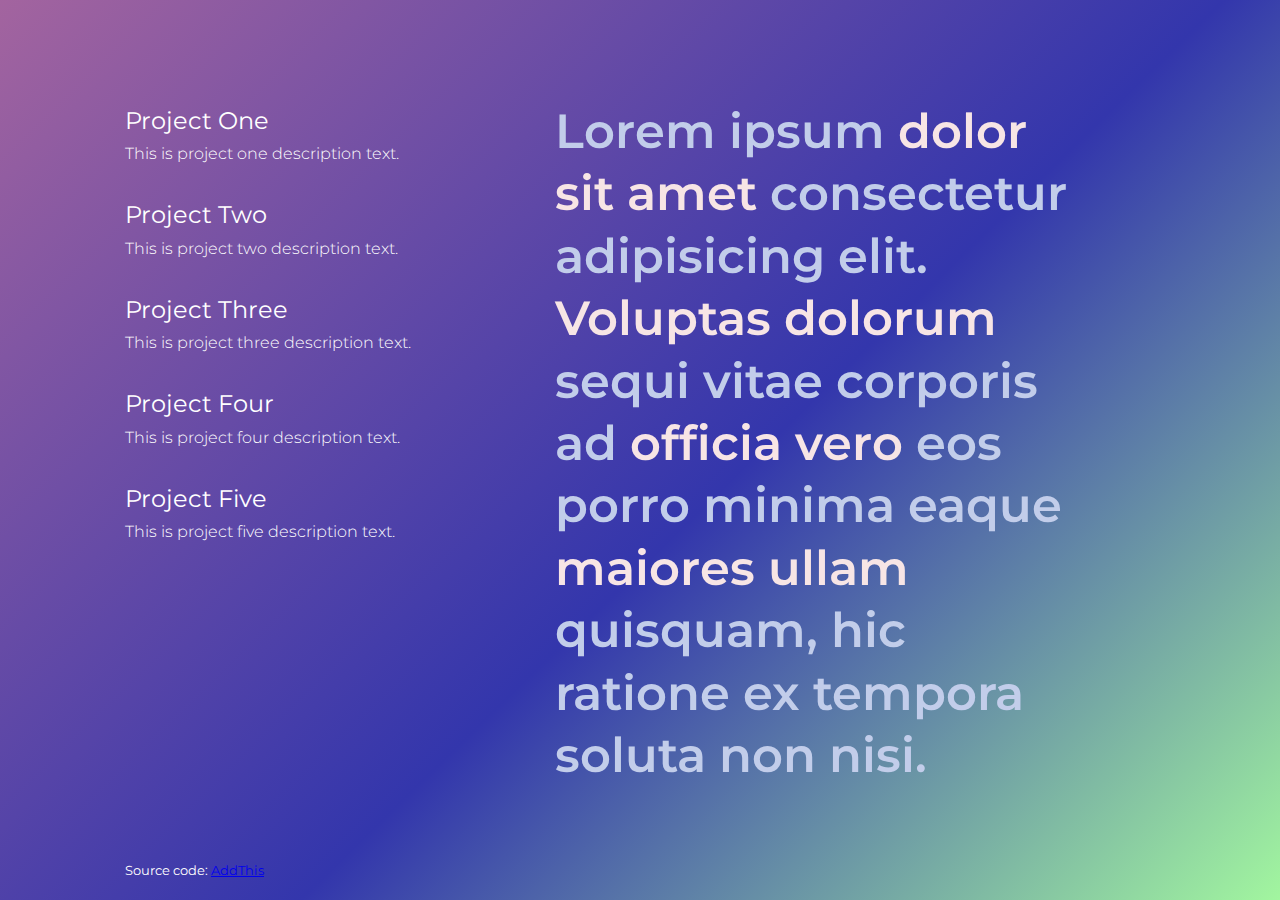
<file: vertical_menu/index.html>
<!DOCTYPE html>
<html lang="en">
<head>
	<meta charset="utf-8">
	<meta name="description" content="Full page menu with product preview">
	<meta name="viewport" content="width=device-width, initial-scale=1">
	<link href="https://fonts.googleapis.com/css?family=Montserrat:300,400" rel="stylesheet">
	<link rel="stylesheet" href="style.min.css"></link>
    <title>Vertical Full Page Menu</title>
</head>
<body>
	<div class="container">
		<div class="row">
			<div class="col col__4 nav-menu">
					<ul class="nav-menu__list">
						<li class="nav-menu__item" data-name="project1">
							<span>
								<p class="nav-menu__title">Project One</p>
								<p class="nav-menu__description">This is project one description text.</p>
							</span>
						</li>
						<li class="nav-menu__item" data-name="project2">
							<span>
								<p class="nav-menu__title">Project Two</p>
								<p class="nav-menu__description">This is project two description text.</p>
							</span>
						</li>
						<li class="nav-menu__item" data-name="project3">
							<span>
								<p class="nav-menu__title">Project Three</p>
								<p class="nav-menu__description">This is project three description text.</p>
							</span>
						</li>
						<li class="nav-menu__item" data-name="project4">
							<span>
								<p class="nav-menu__title">Project Four</p>
								<p class="nav-menu__description">This is project four description text.</p>
							</span>
						</li>
						<li class="nav-menu__item" data-name="project5">
							<span>
								<p class="nav-menu__title">Project Five</p>
								<p class="nav-menu__description">This is project five description text.</p>
							</span>
						</li>
					</ul>
			</div><!-- /.col-4 -->

			<div class="col col__8 nav-text">
					<ul class="nav-text__list">
						<li class="nav-text__tagline">
							Lorem ipsum <span>dolor sit amet</span> consectetur adipisicing elit. 
							<span>Voluptas dolorum</span> sequi vitae corporis ad <span>officia vero</span> eos porro 
							minima eaque <span>maiores ullam</span> quisquam, hic ratione ex tempora soluta non nisi.
						</li>
						<li class="nav-text__item project1-img">
							<!-- <img src="project_images/project1_mockups.webp" alt=""> -->
							<svg width="500px" height="500px" viewBox="0 0 547 576" version="1.1" xmlns="http://www.w3.org/2000/svg" xmlns:xlink="http://www.w3.org/1999/xlink">
    		                    <title>Share-Illustration</title>
    		                    <desc>Created with Sketch.</desc>
    		                    <defs>
    		                        <circle id="share-path-1" cx="4" cy="237" r="4"></circle>
    		                        <mask id="share-mask-2" maskContentUnits="userSpaceOnUse" maskUnits="objectBoundingBox" x="0" y="0" width="8" height="8" fill="white">
    		                            <use xlink:href="#share-path-1"></use>
    		                        </mask>
    		                        <circle id="share-path-3" cx="183" cy="4" r="4"></circle>
    		                        <mask id="share-mask-4" maskContentUnits="userSpaceOnUse" maskUnits="objectBoundingBox" x="0" y="0" width="8" height="8" fill="white">
    		                            <use xlink:href="#share-path-3"></use>
    		                        </mask>
    		                        <circle id="share-path-5" cx="149" cy="102" r="4"></circle>
    		                        <mask id="share-mask-6" maskContentUnits="userSpaceOnUse" maskUnits="objectBoundingBox" x="0" y="0" width="8" height="8" fill="white">
    		                            <use xlink:href="#share-path-5"></use>
    		                        </mask>
    		                        <circle id="share-path-7" cx="4" cy="4" r="4"></circle>
    		                        <mask id="share-mask-8" maskContentUnits="userSpaceOnUse" maskUnits="objectBoundingBox" x="0" y="0" width="8" height="8" fill="white">
    		                            <use xlink:href="#share-path-7"></use>
    		                        </mask>
    		                    </defs>
    		                    <g id="Symbols" stroke="none" stroke-width="1" fill="none" fill-rule="evenodd">
    		                        <g id="Share-Illustration" transform="translate(-7.000000, -2.000000)">
    		                            <g>
    		                                <g class="homepage-illo-device-background-wrapper">
    		                                    <g id="share-homepage-illo-device-background" transform="translate(221.000000, 42.000000)">
    		                                        <path d="M315.301143,493.328305 L18.1611429,493.328305 C8.464,493.328305 0.528285714,485.375084 0.528285714,475.653365 L0.528285714,18.1211456 C0.528285714,8.40085919 8.464,0.446205251 18.1611429,0.446205251 L315.301143,0.446205251 C324.999714,0.446205251 332.934,8.40085919 332.934,18.1211456 L332.934,475.653365 C332.934,485.375084 324.999714,493.328305 315.301143,493.328305 L315.301143,493.328305 Z" id="share-Fill-1" fill="#FFFFFF"></path>
    		                                        <path d="M180.187429,462.537279 C180.187429,469.986444 174.163143,476.025107 166.731714,476.025107 C159.300286,476.025107 153.276,469.986444 153.276,462.537279 C153.276,455.088115 159.300286,449.049451 166.731714,449.049451 C174.163143,449.049451 180.187429,455.088115 180.187429,462.537279" id="share-Fill-3" fill="#D6D7D7"></path>
    		                                    </g>
    		                                </g>
    
    		                                <g class="homepage-illo-screen-wrapper">
    		                                    <g id="share-homepage-illo-screen" transform="translate(232.000000, 86.000000)">
    		                                        <polygon id="share-Fill-5" fill="#FADD9B" points="0.922857143 393.261098 310.922857 393.261098 310.922857 0.898329356 0.922857143 0.898329356"></polygon>
    		                                        <polygon id="share-Fill-7" fill="#FBBC31" points="78.0657143 91.1131265 193.78 91.1131265 193.78 73.9293556 78.0657143 73.9293556"></polygon>
    		                                        <polygon id="share-Fill-8" fill="#FBBC31" points="78.0657143 115.456802 233.78 115.456802 233.78 98.273031 78.0657143 98.273031"></polygon>
    		                                        <path d="M92.6852857,207.200095 C92.6852857,210.845919 89.7367143,213.801527 86.0995714,213.801527 C82.461,213.801527 79.5124286,210.845919 79.5124286,207.200095 C79.5124286,203.554272 82.461,200.598663 86.0995714,200.598663 C89.7367143,200.598663 92.6852857,203.554272 92.6852857,207.200095" id="share-Fill-9" fill="#FBBC31"></path>
    		                                        <path d="M118.413429,207.200095 C118.413429,210.845919 115.464857,213.801527 111.827714,213.801527 C108.189143,213.801527 105.240571,210.845919 105.240571,207.200095 C105.240571,203.554272 108.189143,200.598663 111.827714,200.598663 C115.464857,200.598663 118.413429,203.554272 118.413429,207.200095" id="share-Fill-10" fill="#FBBC31"></path>
    		                                        <path d="M144.141571,207.200095 C144.141571,210.845919 141.193,213.801527 137.555857,213.801527 C133.917286,213.801527 130.968714,210.845919 130.968714,207.200095 C130.968714,203.554272 133.917286,200.598663 137.555857,200.598663 C141.193,200.598663 144.141571,203.554272 144.141571,207.200095" id="share-Fill-11" fill="#FBBC31"></path>
    		                                        <path d="M163.283857,213.801527 C159.645286,213.801527 156.696714,210.845919 156.696714,207.200095 C156.696714,203.554272 159.645286,200.598663 163.283857,200.598663 C166.921,200.598663 169.869571,203.554272 169.869571,207.200095 C169.869571,210.845919 166.921,213.801527 163.283857,213.801527 Z" id="share-Fill-12" fill="#FBBC31"></path>
    		                                        <path d="M195.597714,207.200095 C195.597714,210.845919 192.649143,213.801527 189.012,213.801527 C185.373429,213.801527 182.424857,210.845919 182.424857,207.200095 C182.424857,203.554272 185.373429,200.598663 189.012,200.598663 C192.649143,200.598663 195.597714,203.554272 195.597714,207.200095" id="share-Fill-13" fill="#FBBC31"></path>
    		                                        <polygon id="share-Fill-14" fill="#FBBC31" points="75.2085714 231.447255 205.208571 231.447255 205.208571 224.287351 75.2085714 224.287351"></polygon>
    		                                        <polygon id="share-Fill-15" fill="#FBBC31" points="75.2085714 262.950835 219.494286 262.950835 219.494286 254.35895 75.2085714 254.35895"></polygon>
    		                                        <polygon id="share-Fill-16" fill="#FBBC31" points="75.2085714 293.022434 213.78 293.022434 213.78 285.86253 75.2085714 285.86253"></polygon>
    		                                        <polygon id="share-Fill-17" fill="#FBBC31" points="75.2085714 247.199045 229.494286 247.199045 229.494286 238.60716 75.2085714 238.60716"></polygon>
    		                                        <polygon id="share-Fill-18" fill="#FBBC31" points="113.78 158.416229 176.637143 158.416229 176.637143 149.824344 113.78 149.824344"></polygon>
    		                                        <polygon id="share-Fill-19" fill="#FBBC31" points="113.78 172.736038 188.065714 172.736038 188.065714 165.576134 113.78 165.576134"></polygon>
    		                                        <polygon id="share-Fill-20" fill="#FBBC31" points="75.2085714 277.270644 229.494286 277.270644 229.494286 270.11074 75.2085714 270.11074"></polygon>
    		                                        <path d="M103.780571,165.194224 C103.780571,173.313556 97.2148571,179.89494 89.1148571,179.89494 L88.4462857,179.89494 C80.3462857,179.89494 73.7805714,173.313556 73.7805714,165.194224 L73.7805714,164.525489 C73.7805714,156.406158 80.3462857,149.823341 88.4462857,149.823341 L89.1148571,149.823341 C97.2148571,149.823341 103.780571,156.406158 103.780571,164.525489 L103.780571,165.194224 Z" id="share-Fill-25" fill="#FBBC31"></path>
    		                                        <polygon id="share-Fill-26" fill="#FBBC31" points="75.2085714 393.261098 229.494286 393.261098 229.494286 310.206205 75.2085714 310.206205"></polygon>
    		                                    </g>
    		                                </g>
    
    		                                <g class="homepage-illo-tool-mockup-wrapper">
    		                                    <g id="share-homepage-illo-tool-mockup" transform="translate(233.000000, 142.000000)">
    		                                        <polygon id="share-Fill-21" fill="#395C92" points="0.351428571 43.7050119 41.78 43.7050119 41.78 0.745584726 0.351428571 0.745584726"></polygon>
    		                                        <polygon id="share-Fill-22" fill="#34A8D0" points="0.351428571 85.2324582 41.78 85.2324582 41.78 43.7050119 0.351428571 43.7050119"></polygon>
    		                                        <polygon id="share-Fill-23" fill="#717272" points="0.351428571 128.191885 41.78 128.191885 41.78 85.2324582 0.351428571 85.2324582"></polygon>
    		                                        <polygon id="share-Fill-24" fill="#8E8E8E" points="0.351428571 169.719332 41.78 169.719332 41.78 128.191885 0.351428571 128.191885"></polygon>
    		                                        <polygon id="share-Fill-27" fill="#FF6550" points="0.351428571 212.678759 41.78 212.678759 41.78 169.719332 0.351428571 169.719332"></polygon>
    		                                        <polygon id="share-Fill-28" fill="#FFFFFF" points="33.2091429 188.334511 23.2091429 188.334511 23.2091429 179.742625 17.4948571 179.742625 17.4948571 188.334511 8.92342857 188.334511 8.92342857 194.062434 17.4948571 194.062434 17.4948571 202.65432 23.2091429 202.65432 23.2091429 194.062434 33.2091429 194.062434"></polygon>
    		                                    </g>
    		                                </g>
    
    		                                <g class="homepage-illo-dotted-line-2">
    		                                    <g id="share-line2" transform="translate(70.000000, 285.000000)" stroke="#B0DBFF" stroke-linejoin="round">
    		                                        <path d="M181.333576,6 C114.238875,50.2069147 30.8952903,144.825102 3.03918265,239.03394" id="share-Path-6-Copy" stroke-width="2" stroke-dasharray="6"></path>
    		                                        <use id="share-Oval-6d" mask="url(#share-mask-2)" stroke-width="8" xlink:href="#share-path-1"></use>
    		                                        <use id="share-Oval-6c" mask="url(#share-mask-4)" stroke-width="8" xlink:href="#share-path-3"></use>
    		                                    </g>
    		                                </g>
    
    		                                <g class="homepage-illo-text2">
    		                                    <text id="share-text2" opacity="0.776236007" font-family="Montserrat-Regular, Montserrat" font-size="12" font-weight="normal" fill="#FFFFFF">
    		                                        <tspan x="6.982" y="562">Share directly to 220+ </tspan>
    		                                        <tspan x="25.858" y="577">social networks</tspan>
    		                                    </text>
    		                                </g>
    
    		                                <g class="homepage-illo-dotted-line-1">
    		                                    <g id="share-line1" transform="translate(96.000000, 71.000000)" stroke="#B0DBFF" stroke-linejoin="round">
    		                                        <path d="M4.77097108,6.1703152 C33.4245981,44.152833 93.4576744,89.6713216 152.045783,102.264482" id="share-Path-6-Copy-3a" stroke-width="2" stroke-dasharray="6"></path>
    		                                        <use id="share-Oval-6b" mask="url(#share-mask-6)" stroke-width="8" xlink:href="#share-path-5"></use>
    		                                        <use id="share-Oval-6a" mask="url(#share-mask-8)" stroke-width="8" xlink:href="#share-path-7"></use>
    		                                    </g>
    		                                </g>
    		                                <g class="homepage-illo-text1">
    		                                    <text id="share-text1" opacity="0.776236007" font-family="Montserrat-Regular, Montserrat" font-size="12" font-weight="normal" fill="#FFFFFF">
    		                                        <tspan x="32.878" y="12">Increase social traffic </tspan>
    		                                        <tspan x="41.212" y="27">with customizable </tspan>
    		                                        <tspan x="55.108" y="42">share buttons</tspan>
    		                                    </text>
    		                                </g>
    		                            </g>
    		                        </g>
    		                    </g>
    		                </svg>
						</li>
						<li class="nav-text__item project2-img">
								<svg width="400px" height="500px" viewBox="0 0 414 527" version="1.1" xmlns="http://www.w3.org/2000/svg" xmlns:xlink="http://www.w3.org/1999/xlink">
									<title>Follow-Illustration</title>
									<desc>Created with Sketch.</desc>
									<defs>
										<circle id="follow-path-1" cx="164" cy="169" r="4"></circle>
										<mask id="follow-mask-2" maskContentUnits="userSpaceOnUse" maskUnits="objectBoundingBox" x="0" y="0" width="8" height="8" fill="white">
											<use xlink:href="#follow-path-1"></use>
										</mask>
										<circle id="follow-path-3" cx="4" cy="34" r="4"></circle>
										<mask id="follow-mask-4" maskContentUnits="userSpaceOnUse" maskUnits="objectBoundingBox" x="0" y="0" width="8" height="8" fill="white">
											<use xlink:href="#follow-path-3"></use>
										</mask>
										<circle id="follow-path-5" cx="15" cy="139" r="4"></circle>
										<mask id="follow-mask-6" maskContentUnits="userSpaceOnUse" maskUnits="objectBoundingBox" x="0" y="0" width="8" height="8" fill="white">
											<use xlink:href="#follow-path-5"></use>
										</mask>
										<circle id="follow-path-7" cx="173" cy="4" r="4"></circle>
										<mask id="follow-mask-8" maskContentUnits="userSpaceOnUse" maskUnits="objectBoundingBox" x="0" y="0" width="8" height="8" fill="white">
											<use xlink:href="#follow-path-7"></use>
										</mask>
									</defs>
									<g id="Symbols" stroke="none" stroke-width="1" fill="none" fill-rule="evenodd">
										<g id="Follow-Illustration" transform="translate(0.000000, -2.000000)">
											<g>
												<g class="homepage-illo-device-background-wrapper">
													<g id="follow-device-background" transform="translate(0.000000, 51.000000)">
														<path d="M206.73714,477.798571 L27.0682938,477.798571 C12.18114,477.798571 -0.000429230769,465.637143 -0.000429230769,450.772857 L-0.000429230769,27.2128571 C-0.000429230769,12.3485714 12.18114,0.185714286 27.0682938,0.185714286 L206.73714,0.185714286 C221.624294,0.185714286 233.804432,12.3485714 233.804432,27.2128571 L233.804432,450.772857 C233.804432,465.637143 221.624294,477.798571 206.73714,477.798571" id="follow-Fill-1" fill="#FFFFFF"></path>
														<path d="M137.188163,439.874286 C137.188163,451.264286 127.939671,460.498571 116.532148,460.498571 C105.124625,460.498571 95.8761323,451.264286 95.8761323,439.874286 C95.8761323,428.484286 105.124625,419.25 116.532148,419.25 C127.939671,419.25 137.188163,428.484286 137.188163,439.874286" id="follow-Fill-6" fill="#D6D7D7"></path>
														<path d="M124.625866,33.0478571 C124.625866,37.5107143 121.001728,41.1292857 116.532005,41.1292857 C112.062282,41.1292857 108.438143,37.5107143 108.438143,33.0478571 C108.438143,28.585 112.062282,24.9664286 116.532005,24.9664286 C121.001728,24.9664286 124.625866,28.585 124.625866,33.0478571" id="follow-Fill-7" fill="#D6D7D7"></path>
													</g>
												</g>
		
												<g class="homepage-illo-screen-wrapper">
													<g id="follow-screen" transform="translate(18.000000, 118.000000)">
														<polygon id="follow-Fill-4" fill="#3D4187" points="0.195092308 325.004286 197.641246 325.004286 197.641246 0.718571429 0.195092308 0.718571429"></polygon>
														<polygon id="follow-Fill-8" fill="#1E2143" points="21.6566308 49.29 151.856631 49.29 151.856631 20.7185714 21.6566308 20.7185714"></polygon>
														<polygon id="follow-Fill-9" fill="#1E2143" points="17.3643231 142.147143 157.579708 142.147143 157.579708 130.718571 17.3643231 130.718571"></polygon>
														<polygon id="follow-Fill-10" fill="#1E2143" points="17.3643231 189.29 171.8874 189.29 171.8874 177.861429 17.3643231 177.861429"></polygon>
														<polygon id="follow-Fill-11" fill="#1E2143" points="17.3643231 236.432857 166.164323 236.432857 166.164323 225.004286 17.3643231 225.004286"></polygon>
														<polygon id="follow-Fill-12" fill="#1E2143" points="17.3643231 166.432857 184.764323 166.432857 184.764323 155.004286 17.3643231 155.004286"></polygon>
														<polygon id="follow-Fill-13" fill="#1E2143" points="81.7489385 82.1471429 161.872015 82.1471429 161.872015 70.7185714 81.7489385 70.7185714"></polygon>
														<polygon id="follow-Fill-14" fill="#1E2143" points="81.7489385 105.004286 177.610477 105.004286 177.610477 93.5757143 81.7489385 93.5757143"></polygon>
														<polygon id="follow-Fill-15" fill="#1E2143" points="17.3643231 213.575714 184.764323 213.575714 184.764323 202.147143 17.3643231 202.147143"></polygon>
														<path d="M63.1492246,87.1472857 C63.1492246,99.3758571 53.2196862,109.290143 40.9723015,109.290143 C28.7249169,109.290143 18.7953785,99.3758571 18.7953785,87.1472857 C18.7953785,74.9187143 28.7249169,65.0044286 40.9723015,65.0044286 C53.2196862,65.0044286 63.1492246,74.9187143 63.1492246,87.1472857" id="follow-Fill-16" fill="#1E2143"></path>
														<path d="M179.041532,311.469714 C179.041532,312.632571 178.097225,313.575429 176.932578,313.575429 L159.688948,313.575429 C158.524302,313.575429 157.579994,312.632571 157.579994,311.469714 L157.579994,294.254 C157.579994,293.089714 158.524302,292.146857 159.688948,292.146857 L176.932578,292.146857 C178.097225,292.146857 179.041532,293.089714 179.041532,294.254 L179.041532,311.469714 Z" id="follow-Fill-17" fill="#FF5C3E"></path>
														<polygon id="follow-Fill-18" fill="#FFFFFF" points="174.446154 301.285714 170.153846 301.285714 170.153846 297 167.292308 297 167.292308 301.285714 163 301.285714 163 304.142857 167.292308 304.142857 167.292308 308.428571 170.153846 308.428571 170.153846 304.142857 174.446154 304.142857"></polygon>
													</g>
												</g>
		
												<g class="homepage-illo-tool-mockup-wrapper">
													<g id="follow-tool-mockup" transform="translate(72.000000, 131.000000)">
														<path d="M129.33384,18.433 C129.33384,28.2958571 121.327255,36.2901429 111.449225,36.2901429 C101.571194,36.2901429 93.5646092,28.2958571 93.5646092,18.433 C93.5646092,8.57014286 101.571194,0.575857143 111.449225,0.575857143 C121.327255,0.575857143 129.33384,8.57014286 129.33384,18.433" id="follow-Fill-19" fill="#717272"></path>
														<path d="M64.8846154,36.7142857 C55.0065846,36.7142857 47,28.72 47,18.8571429 C47,8.99428571 55.0065846,1 64.8846154,1 C74.7626462,1 82.7692308,8.99428571 82.7692308,18.8571429 C82.7692308,28.72 74.7626462,36.7142857 64.8846154,36.7142857 Z" id="follow-Fill-20" fill="#34A8D0"></path>
														<path d="M36.4381431,18.4328571 C36.4381431,28.2957143 28.4315585,36.29 18.5535277,36.29 C8.67549692,36.29 0.668912308,28.2957143 0.668912308,18.4328571 C0.668912308,8.57 8.67549692,0.575714286 18.5535277,0.575714286 C28.4315585,0.575714286 36.4381431,8.57 36.4381431,18.4328571" id="follow-Fill-21" fill="#395C92"></path>
													</g>
												</g>
		
												<g class="homepage-illo-dotted-line-2">
													<g id="follow-dotted-line-2" transform="translate(175.000000, 217.000000)" stroke="#BDF5E1" stroke-linejoin="round">
														<path d="M27.4637636,189.109693 C40.6596005,133.436549 83.5311791,54.6085636 139.598595,13.0164765" id="follow-Path-6-Copy" stroke-width="2" stroke-dasharray="6" transform="translate(83.531179, 101.063085) scale(-1, 1) rotate(18.000000) translate(-83.531179, -101.063085) "></path>
														<use id="follow-Oval-6d" mask="url(#follow-mask-2)" stroke-width="8" xlink:href="#follow-path-1"></use>
														<use id="follow-Oval-6c" mask="url(#follow-mask-4)" stroke-width="8" xlink:href="#follow-path-3"></use>
													</g>
												</g>
		
												<g class="homepage-illo-text2">
													<text id="follow-text2" opacity="0.776236007" font-family="Montserrat-Regular, Montserrat" font-size="12" font-weight="normal" fill="#FFFFFF">
														<tspan x="281.448" y="432">Connect to Facebook, </tspan>
														<tspan x="290.328" y="447">Instagram, and 65+ </tspan>
														<tspan x="331.914" y="462">more</tspan>
													</text>
												</g>
		
												<g class="homepage-illo-dotted-line-1">
													<g id="follow-dotted-line-1" transform="translate(164.000000, 69.000000)" stroke="#BDF5E1" stroke-linejoin="round">
														<path d="M38.9254051,158.418403 C52.1212421,102.745259 94.9928207,23.9172739 151.060236,-17.6748132" id="follow-Path-6-Copy-2a" stroke-width="2" stroke-dasharray="6" transform="translate(94.992821, 70.371795) scale(-1, 1) rotate(-82.000000) translate(-94.992821, -70.371795) "></path>
														<use id="follow-Oval-6b" mask="url(#follow-mask-6)" stroke-width="8" xlink:href="#follow-path-5"></use>
														<use id="follow-Oval-6a" mask="url(#follow-mask-8)" stroke-width="8" xlink:href="#follow-path-7"></use>
													</g>
												</g>
		
												<g class="homepage-illo-text1">
													<text id="follow-text1" opacity="0.776236007" font-family="Montserrat-Regular, Montserrat" font-size="12" font-weight="normal" fill="#FFFFFF">
														<tspan x="272.426" y="12">Easy-to-install Follow </tspan>
														<tspan x="314.072" y="27">Buttons</tspan>
													</text>
												</g>
											</g>
										</g>
									</g>
								</svg>
						</li>
						<li class="nav-text__item project3-img">
								<svg width="500px" height="500px" viewBox="0 0 501 640" version="1.1" xmlns="http://www.w3.org/2000/svg" xmlns:xlink="http://www.w3.org/1999/xlink">
									<title>Related-Illustration</title>
									<desc>Created with Sketch.</desc>
									<defs>
										<circle id="related-path-1" cx="4" cy="140" r="4"></circle>
										<mask id="related-mask-2" maskContentUnits="userSpaceOnUse" maskUnits="objectBoundingBox" x="0" y="0" width="8" height="8" fill="white">
											<use xlink:href="#related-path-1"></use>
										</mask>
										<circle id="related-path-3" cx="220" cy="4" r="4"></circle>
										<mask id="related-mask-4" maskContentUnits="userSpaceOnUse" maskUnits="objectBoundingBox" x="0" y="0" width="8" height="8" fill="white">
											<use xlink:href="#related-path-3"></use>
										</mask>
										<circle id="related-path-5" cx="4" cy="4" r="4"></circle>
										<mask id="related-mask-6" maskContentUnits="userSpaceOnUse" maskUnits="objectBoundingBox" x="0" y="0" width="8" height="8" fill="white">
											<use xlink:href="#related-path-5"></use>
										</mask>
										<circle id="related-path-7" cx="80" cy="374" r="4"></circle>
										<mask id="related-mask-8" maskContentUnits="userSpaceOnUse" maskUnits="objectBoundingBox" x="0" y="0" width="8" height="8" fill="white">
											<use xlink:href="#related-path-7"></use>
										</mask>
									</defs>
									<g id="Symbols" stroke="none" stroke-width="1" fill="none" fill-rule="evenodd">
										<g id="Related-Illustration" transform="translate(0.000000, -2.000000)">
											<g>
												<g class="homepage-illo-device-background-wrapper">
													<g id="related-device-bg" transform="translate(0.000000, 167.367767)">
														<path d="M500.442381,18.3902804 L500.442381,320.526751 C500.442381,330.386965 492.366894,338.454933 482.496061,338.454933 L17.9460333,338.454933 C8.0752,338.454933 -0.000286111112,330.386965 -0.000286111112,320.526751 L-0.000286111112,18.3902804 C-0.000286111112,8.52863653 8.0752,0.460668493 17.9460333,0.460668493 L482.496061,0.460668493 C492.366894,0.460668493 500.442381,8.52863653 500.442381,18.3902804" id="related-Fill-1" fill="#FFFFFF"></path>
														<path d="M469.179019,155.775985 C476.742367,155.775985 482.873728,161.901638 482.873728,169.457944 C482.873728,177.01425 476.742367,183.139903 469.179019,183.139903 C461.615672,183.139903 455.484311,177.01425 455.484311,169.457944 C455.484311,161.901638 461.615672,155.775985 469.179019,155.775985" id="related-Fill-4" fill="#D6D7D7"></path>
														<path d="M22.0053778,164.097068 C24.9694889,164.097068 27.3713917,166.496735 27.3713917,169.458087 C27.3713917,172.419438 24.9694889,174.819105 22.0053778,174.819105 C19.0412667,174.819105 16.6393639,172.419438 16.6393639,169.458087 C16.6393639,166.496735 19.0412667,164.097068 22.0053778,164.097068" id="related-Fill-6" fill="#D6D7D7"></path>
													</g>
												</g>
		
												<g class="homepage-illo-screen-wrapper">
													<g id="related-screen" transform="translate(46.000000, 179.000000)">
														<polygon id="related-Fill-8" fill="#7FE6E9" points="0.01525 314.097178 397.709694 314.097178 397.709694 -5.68434189e-14 0.01525 -5.68434189e-14"></polygon>
														<polygon id="related-Fill-11" fill="#2EC5CC" points="27 9 144 9 144 0 27 0"></polygon>
														<polygon id="related-Fill-13" fill="#2EC5CC" points="27.1958056 32.5401005 185.987472 32.5401005 185.987472 13.9601918 27.1958056 13.9601918"></polygon>
														<path d="M68.0586236,125.408344 C68.0586236,129.107175 65.0573181,132.105686 61.3550403,132.105686 C57.6527625,132.105686 54.6514569,129.107175 54.6514569,125.408344 C54.6514569,121.709513 57.6527625,118.711001 61.3550403,118.711001 C65.0573181,118.711001 68.0586236,121.709513 68.0586236,125.408344" id="related-Fill-14" fill="#2EC5CC"></path>
														<path d="M94.2437986,125.408344 C94.2437986,129.107175 91.2424931,132.105686 87.5402153,132.105686 C83.8379375,132.105686 80.8366319,129.107175 80.8366319,125.408344 C80.8366319,121.709513 83.8379375,118.711001 87.5402153,118.711001 C91.2424931,118.711001 94.2437986,121.709513 94.2437986,125.408344" id="related-Fill-15" fill="#2EC5CC"></path>
														<path d="M120.428831,125.408344 C120.428831,129.107175 117.427525,132.105686 113.725247,132.105686 C110.022969,132.105686 107.021664,129.107175 107.021664,125.408344 C107.021664,121.709513 110.022969,118.711001 113.725247,118.711001 C117.427525,118.711001 120.428831,121.709513 120.428831,125.408344" id="related-Fill-16" fill="#2EC5CC"></path>
														<path d="M146.614006,125.408344 C146.614006,129.107175 143.6127,132.105686 139.910422,132.105686 C136.208144,132.105686 133.206839,129.107175 133.206839,125.408344 C133.206839,121.709513 136.208144,118.711001 139.910422,118.711001 C143.6127,118.711001 146.614006,121.709513 146.614006,125.408344" id="related-Fill-17" fill="#2EC5CC"></path>
														<polygon id="related-Fill-18" fill="#2EC5CC" points="24.3346944 149.736447 157.376361 149.736447 157.376361 142.590329 24.3346944 142.590329"></polygon>
														<polygon id="related-Fill-19" fill="#2EC5CC" points="24.3346944 181.17937 170.251361 181.17937 170.251361 174.033251 24.3346944 174.033251"></polygon>
														<polygon id="related-Fill-20" fill="#2EC5CC" points="24.3346944 212.622292 164.529139 212.622292 164.529139 204.04695 24.3346944 204.04695"></polygon>
														<polygon id="related-Fill-21" fill="#2EC5CC" points="24.3346944 165.457909 181.695806 165.457909 181.695806 158.31179 24.3346944 158.31179"></polygon>
														<polygon id="related-Fill-22" fill="#2EC5CC" points="64.39025 75.4168128 127.334694 75.4168128 127.334694 66.8414703 64.39025 66.8414703"></polygon>
														<polygon id="related-Fill-23" fill="#2EC5CC" points="64.39025 91.138274 138.779139 91.138274 138.779139 82.5629315 64.39025 82.5629315"></polygon>
														<polygon id="related-Fill-24" fill="#2EC5CC" points="24.3346944 196.900831 181.695806 196.900831 181.695806 189.754712 24.3346944 189.754712"></polygon>
														<path d="M52.9456625,83.3723009 C52.9456625,91.6089174 46.2621069,98.2848215 38.0192458,98.2848215 L37.8304125,98.2848215 C29.5875514,98.2848215 22.9039958,91.6089174 22.9039958,83.3723009 L22.9039958,83.1836434 C22.9039958,74.9484562 29.5875514,68.2711228 37.8304125,68.2711228 L38.0192458,68.2711228 C46.2621069,68.2711228 52.9456625,74.9484562 52.9456625,83.1836434 L52.9456625,83.3723009 Z" id="related-Fill-25" fill="#2EC5CC"></path>
														<polygon id="related-Fill-26" fill="#2EC5CC" points="24.3346944 314.097178 181.695806 314.097178 181.695806 229.772977 24.3346944 229.772977"></polygon>
														<polygon id="related-Fill-27" fill="#2EC5CC" points="234.626361 178.320922 336.195806 178.320922 336.195806 93.9967215 234.626361 93.9967215"></polygon>
														<polygon id="related-Fill-28" fill="#2EC5CC" points="366.237472 178.320922 397.666667 178.320922 397.666667 93.9967215 366.237472 93.9967215"></polygon>
													</g>
												</g>
		
												<g class="homepage-illo-tool-mockup-wrapper">
													<g id="related-tool-mockup" transform="translate(186.000000, 403.000000)">
														<polygon id="related-Fill-30" fill="#FFFFFF" points="0.209694444 71.5172694 243.404139 71.5172694 243.404139 0.0560821918 0.209694444 0.0560821918"></polygon>
														<path d="M231.959551,27.2439196 C231.959551,28.0157005 231.332968,28.6417005 230.560468,28.6417005 L219.053079,28.6417005 C218.280579,28.6417005 217.653996,28.0157005 217.653996,27.2439196 L217.653996,15.7458146 C217.653996,14.9740338 218.280579,14.349463 219.053079,14.349463 L230.560468,14.349463 C231.332968,14.349463 231.959551,14.9740338 231.959551,15.7458146 L231.959551,27.2439196 Z" id="related-Fill-32" fill="#FF5C3E"></path>
														<polygon id="related-Fill-33" fill="#FFFFFF" points="227.667885 20.0657863 224.806774 20.0657863 224.806774 17.2073388 223.376218 17.2073388 223.376218 20.0657863 220.515107 20.0657863 220.515107 21.49501 223.376218 21.49501 223.376218 24.3534575 224.806774 24.3534575 224.806774 21.49501 227.667885 21.49501"></polygon>
														<polygon id="related-Fill-34" fill="#D6D7D7" points="84.6124722 44.3620183 193.334694 44.3620183 193.334694 37.2158995 84.6124722 37.2158995"></polygon>
														<polygon id="related-Fill-35" fill="#D6D7D7" points="84.6124722 28.6405571 199.056917 28.6405571 199.056917 15.7775434 84.6124722 15.7775434"></polygon>
														<polygon id="related-Fill-36" fill="#D6D7D7" points="84.6124722 58.6542557 204.779139 58.6542557 204.779139 51.508137 84.6124722 51.508137"></polygon>
														<polygon id="related-Fill-37" fill="#D6D7D7" points="0.209694444 71.5172694 70.3069167 71.5172694 70.3069167 0.0560821918 0.209694444 0.0560821918"></polygon>
													</g>
												</g>
		
												<g class="homepage-illo-dotted-line-2">
													<g id="related-line-2" transform="translate(177.000000, 448.000000)" stroke="#B5B7DF" stroke-linejoin="round">
														<path d="M45.5750573,178.5 C61.4616286,111.474667 113.075057,16.5730389 180.575057,-33.5" id="related-Path-6-Copy" stroke-width="2" stroke-dasharray="6" transform="translate(113.075057, 72.500000) scale(-1, 1) rotate(-90.000000) translate(-113.075057, -72.500000) "></path>
														<use id="related-Oval-6d" mask="url(#related-mask-2)" stroke-width="8" xlink:href="#related-path-1"></use>
														<use id="related-Oval-6c" mask="url(#related-mask-4)" stroke-width="8" xlink:href="#related-path-3"></use>
													</g>
												</g>
		
												<g class="homepage-illo-text2">
													<text id="realted-text2" opacity="0.776236007" font-family="Montserrat-Regular, Montserrat" font-size="12" font-weight="normal" fill="#FFFFFF">
														<tspan x="103.882" y="626">Boost engagement and </tspan>
														<tspan x="137.872" y="641">time on-site</tspan>
													</text>
												</g>
		
												<g class="homepage-illo-dotted-line-1">
													<g id="related-line-1" transform="translate(119.000000, 49.000000)" stroke="#B5B7DF" stroke-linejoin="round">
														<path d="M79.8894101,373.835454 C95.7314783,274.654966 74.8466797,114.939246 3.92926572,4" id="related-Path-6-Copya" stroke-width="2" stroke-dasharray="6"></path>
														<use id="related-Oval-6b" mask="url(#related-mask-6)" stroke-width="8" xlink:href="#related-path-5"></use>
														<use id="related-Oval-6a" mask="url(#related-mask-8)" stroke-width="8" xlink:href="#related-path-7"></use>
													</g>
												</g>
		
												<g class="homepage-illo-text1">
													<text id="related-text1" opacity="0.776236007" font-family="Montserrat-Regular, Montserrat" font-size="12" font-weight="normal" fill="#FFFFFF">
														<tspan x="56.908" y="12">Increase pageviews </tspan>
														<tspan x="92.47" y="27">per visit</tspan>
													</text>
												</g>
											</g>
										</g>
									</g>
								</svg>
						</li>
						<li class="nav-text__item project4-img">
								<svg width="600px" height="500px" viewBox="0 0 662 702" version="1.1" xmlns="http://www.w3.org/2000/svg" xmlns:xlink="http://www.w3.org/1999/xlink">
									<title>Email Collection</title>
									<desc>Created with Sketch.</desc>
									<defs>
										<circle id="email-path-1" cx="112" cy="46.0915491" r="26"></circle>
										<mask id="email-mask-2" maskContentUnits="userSpaceOnUse" maskUnits="objectBoundingBox" x="0" y="0" width="52" height="52" fill="white">
											<use xlink:href="#email-path-1"></use>
										</mask>
										<rect id="email-path-3" x="97.0729783" y="33.6009934" width="31.1982515" height="25" rx="5"></rect>
										<mask id="email-mask-4" maskContentUnits="userSpaceOnUse" maskUnits="objectBoundingBox" x="0" y="0" width="31.1982515" height="25" fill="white">
											<use xlink:href="#email-path-3"></use>
										</mask>
										<circle id="email-path-5" cx="192" cy="4" r="4"></circle>
										<mask id="email-mask-6" maskContentUnits="userSpaceOnUse" maskUnits="objectBoundingBox" x="0" y="0" width="8" height="8" fill="white">
											<use xlink:href="#email-path-5"></use>
										</mask>
										<circle id="email-path-7" cx="4" cy="217" r="4"></circle>
										<mask id="email-mask-8" maskContentUnits="userSpaceOnUse" maskUnits="objectBoundingBox" x="0" y="0" width="8" height="8" fill="white">
											<use xlink:href="#email-path-7"></use>
										</mask>
										<circle id="email-path-9" cx="172" cy="239" r="4"></circle>
										<mask id="email-mask-10" maskContentUnits="userSpaceOnUse" maskUnits="objectBoundingBox" x="0" y="0" width="8" height="8" fill="white">
											<use xlink:href="#email-path-9"></use>
										</mask>
										<circle id="email-path-11" cx="4" cy="4" r="4"></circle>
										<mask id="email-mask-12" maskContentUnits="userSpaceOnUse" maskUnits="objectBoundingBox" x="0" y="0" width="8" height="8" fill="white">
											<use xlink:href="#email-path-11"></use>
										</mask>
									</defs>
									<g id="Symbols" stroke="none" stroke-width="1" fill="none" fill-rule="evenodd">
										<g id="Email-Collection" transform="translate(0.000000, -22.000000)">
											<g transform="translate(0.000000, 20.000000)">
		
												<g class="homepage-illo-device-background-wrapper">
													<g id="email-device-bg" transform="translate(0.000000, 148.000000)">
														<path d="M623.753536,396.392404 L37.6275,396.392404 C28.6600937,396.392404 21.3228649,389.054402 21.3228649,380.08605 L21.3228649,16.9486157 C21.3228649,7.98026419 28.6600937,0.642262009 37.6275,0.642262009 L623.753536,0.642262009 C632.720942,0.642262009 640.058171,7.98026419 640.058171,16.9486157 L640.058171,380.08605 C640.058171,389.054402 632.720942,396.392404 623.753536,396.392404 L623.753536,396.392404 Z" id="email-Fill-1" fill="#FFFFFF"></path>
														<path d="M334.688314,11.0468941 C334.688314,13.2550164 332.897978,15.0455404 330.690089,15.0455404 C328.482199,15.0455404 326.693294,13.2550164 326.693294,11.0468941 C326.693294,8.83877183 328.482199,7.04824782 330.690089,7.04824782 C332.897978,7.04824782 334.688314,8.83877183 334.688314,11.0468941" id="email-Fill-5" fill="#D6D7D7"></path>
														<path d="M646.651524,375.105047 L14.7289398,375.105047 C6.62810158,375.105047 0.000142998028,381.733704 0.000142998028,389.835396 L0.000142998028,389.836826 C0.000142998028,397.938519 6.62810158,404.567176 14.7289398,404.567176 L646.651524,404.567176 C654.752362,404.567176 661.38175,397.938519 661.38175,389.836826 L661.38175,389.835396 C661.38175,381.733704 654.752362,375.105047 646.651524,375.105047" id="email-Fill-6" fill="#FFFFFF"></path>
														<polygon id="email-Fill-7" fill="#FFFFFF" points="0 390.378417 661.381607 390.378417 661.381607 375.104618 0 375.104618"></polygon>
														<path d="M370.095626,375.735449 C370.095626,380.025842 366.374818,382.886104 361.82748,382.886104 L299.553269,382.886104 C295.005932,382.886104 291.285123,380.025842 291.285123,375.735449 L370.095626,375.735449 Z" id="email-Fill-8" fill="#D6D7D7"></path>
													</g>
												</g>
		
												<g class="homepage-illo-screen-wrapper">
													<g id="email-screen" transform="translate(39.000000, 169.000000)">
														<polygon id="email-Fill-9" fill="#54E3AC" points="0.142850099 327.562817 582.144822 327.562817 582.144822 0.0628165939 0.142850099 0.0628165939"></polygon>
														<path d="M100.496578,117.291084 C100.496578,122.698409 96.1136884,127.081761 90.7069329,127.081761 C85.3016075,127.081761 80.9187179,122.698409 80.9187179,117.291084 C80.9187179,111.883759 85.3016075,107.500407 90.7069329,107.500407 C96.1136884,107.500407 100.496578,111.883759 100.496578,117.291084" id="email-Fill-14" fill="#2ECC8F"></path>
														<path d="M138.735394,117.291084 C138.735394,122.698409 134.352505,127.081761 128.94575,127.081761 C123.540424,127.081761 119.157535,122.698409 119.157535,117.291084 C119.157535,111.883759 123.540424,107.500407 128.94575,107.500407 C134.352505,107.500407 138.735394,111.883759 138.735394,117.291084" id="email-Fill-15" fill="#2ECC8F"></path>
														<path d="M176.974211,117.291084 C176.974211,122.698409 172.591321,127.081761 167.184566,127.081761 C161.779241,127.081761 157.396351,122.698409 157.396351,117.291084 C157.396351,111.883759 161.779241,107.500407 167.184566,107.500407 C172.591321,107.500407 176.974211,111.883759 176.974211,117.291084" id="email-Fill-16" fill="#2ECC8F"></path>
														<path d="M215.213028,117.291084 C215.213028,122.698409 210.830138,127.081761 205.423383,127.081761 C200.018057,127.081761 195.635168,122.698409 195.635168,117.291084 C195.635168,111.883759 200.018057,107.500407 205.423383,107.500407 C210.830138,107.500407 215.213028,111.883759 215.213028,117.291084" id="email-Fill-17" fill="#2ECC8F"></path>
														<polygon id="email-Fill-18" fill="#2ECC8F" points="37.3223373 153.086834 230.369675 153.086834 230.369675 141.645786 37.3223373 141.645786"></polygon>
														<polygon id="email-Fill-19" fill="#2ECC8F" points="37.3223373 198.851026 250.389398 198.851026 250.389398 187.409978 37.3223373 187.409978"></polygon>
														<polygon id="email-Fill-20" fill="#2ECC8F" points="37.3223373 244.615218 241.809517 244.615218 241.809517 233.17417 37.3223373 233.17417"></polygon>
														<polygon id="email-Fill-21" fill="#2ECC8F" points="37.3223373 175.96893 266.119181 175.96893 266.119181 164.527882 37.3223373 164.527882"></polygon>
														<polygon id="email-Fill-22" fill="#2ECC8F" points="94.5215483 44.3968777 187.470266 44.3968777 187.470266 32.9558297 94.5215483 32.9558297"></polygon>
														<polygon id="email-Fill-23" fill="#2ECC8F" points="94.5215483 67.2789738 204.63003 67.2789738 204.63003 55.8379258 94.5215483 55.8379258"></polygon>
														<polygon id="email-Fill-24" fill="#2ECC8F" points="37.3223373 221.733122 266.119181 221.733122 266.119181 210.292074 37.3223373 210.292074"></polygon>
														<path d="M77.362357,54.4079378 C77.362357,66.255143 67.7586095,75.8599028 55.9126529,75.8599028 C44.0666963,75.8599028 34.4629487,66.255143 34.4629487,54.4079378 C34.4629487,42.5607325 44.0666963,32.9559727 55.9126529,32.9559727 C67.7586095,32.9559727 77.362357,42.5607325 77.362357,54.4079378" id="email-Fill-25" fill="#2ECC8F"></path>
														<polygon id="email-Fill-26" fill="#2ECC8F" points="37.3223373 327.412107 266.119181 327.412107 266.119181 270.357576 37.3223373 270.357576"></polygon>
														<polygon id="email-Fill-27" fill="#2ECC8F" points="343.338116 194.560633 492.056065 194.560633 492.056065 71.5693668 343.338116 71.5693668"></polygon>
														<polygon id="email-Fill-28" fill="#2ECC8F" points="536.385454 194.560633 581.928994 194.560633 581.928994 71.5693668 536.385454 71.5693668"></polygon>
													</g>
												</g>
		
												<g class="homepage-illo-tool-mockup-wrapper">
													<g id="email-tool-mockup" transform="translate(215.927022, 250.399007)">
														<polygon id="email-Fill-30" fill="#FFFFFF" points="0.533382643 176.087391 220.750345 176.087391 220.750345 0.181277293 0.533382643 0.181277293"></polygon>
														<path d="M212.171036,166.053163 C212.171036,166.855466 211.520394,167.506176 210.718176,167.506176 L199.324093,167.506176 C198.521874,167.506176 197.871233,166.855466 197.871233,166.053163 L197.871233,154.659309 C197.871233,153.855575 198.521874,153.204866 199.324093,153.204866 L210.718176,153.204866 C211.520394,153.204866 212.171036,153.855575 212.171036,154.659309 L212.171036,166.053163 Z" id="email-Fill-32" fill="#FF5C3E"></path>
														<polygon id="email-Fill-33" fill="#FFFFFF" points="209.311075 158.925962 206.451114 158.925962 206.451114 156.0657 203.591154 156.0657 203.591154 158.925962 200.731193 158.925962 200.731193 161.786224 203.591154 161.786224 203.591154 164.646486 206.451114 164.646486 206.451114 161.786224 209.311075 161.786224"></polygon>
														<polygon id="email-Fill-34" fill="#D6D7D7" points="46.2927515 101.720579 183.570858 101.720579 183.570858 93.1397926 46.2927515 93.1397926"></polygon>
														<polygon id="email-Fill-35" fill="#D6D7D7" points="34.8529093 117.45202 197.870661 117.45202 197.870661 110.301365 34.8529093 110.301365"></polygon>
														<polygon id="email-Fill-36" fill="#D6D7D7" points="59.162574 156.065557 140.67145 156.065557 140.67145 131.75333 59.162574 131.75333"></polygon>
														<polygon id="email-Fill-37" fill="#2ECC8F" points="140.67145 156.065557 169.271055 156.065557 169.271055 131.75333 140.67145 131.75333"></polygon>
														<use id="email-Oval-5" stroke="#D7D8D8" mask="url(#email-mask-2)" stroke-width="4" stroke-linejoin="round" xlink:href="#email-path-1"></use>
														<use id="email-Rectangle-3" stroke="#D7D8D8" mask="url(#email-mask-4)" stroke-width="4" stroke-linejoin="round" xlink:href="#email-path-3"></use>
														<polyline id="email-Path-18" stroke="#D7D8D8" stroke-width="2" stroke-linejoin="round" points="100.776843 38.8455017 112.696813 47.1034828 124.457949 39.2720889"></polyline>
													</g>
												</g>
		
												<g class="homepage-illo-dotted-line-2">
													<g id="email-line2" transform="translate(378.000000, 57.000000)" stroke="#FFDEDA" stroke-linejoin="round">
														<path d="M5,216.402736 C27.1157873,149.250075 98.9671383,54.1681627 192.934277,4" id="email-Path-6" stroke-width="2" stroke-dasharray="6"></path>
														<use id="email-Oval-6d" mask="url(#email-mask-6)" stroke-width="8" xlink:href="#email-path-5"></use>
														<use id="email-Oval-6c" mask="url(#email-mask-8)" stroke-width="8" xlink:href="#email-path-7"></use>
													</g>
												</g>
		
												<g class="homepage-illo-text2">
													<text id="email-text2" opacity="0.776236007" font-family="Montserrat-Regular, Montserrat" font-size="12" font-weight="normal" fill="#FFFFFF">
														<tspan x="524.25" y="12">Integrate with the </tspan>
														<tspan x="540.978" y="27">biggest EMS</tspan>
													</text>
												</g>
		
												<g class="homepage-illo-dotted-line-1">
													<g id="email-line1" transform="translate(308.000000, 413.000000)" stroke="#FFDEDA" stroke-linejoin="round">
														<path d="M2.93427664,239 C22.8219103,164.386893 87.4342766,58.7416848 171.934277,3" id="email-Path-6-Copya" stroke-width="2" stroke-dasharray="6" transform="translate(87.434277, 121.000000) scale(-1, 1) translate(-87.434277, -121.000000) "></path>
														<use id="email-Oval-6b" mask="url(#email-mask-10)" stroke-width="8" xlink:href="#email-path-9"></use>
														<use id="email-Oval-6a" mask="url(#email-mask-12)" stroke-width="8" xlink:href="#email-path-11"></use>
													</g>
												</g>
		
												<g class="homepage-illo-text1">
													<text id="email-text1" opacity="0.776236007" font-family="Montserrat-Regular, Montserrat" font-size="12" font-weight="normal" fill="#FFFFFF">
														<tspan x="415.326" y="686">Track tool usage across </tspan>
														<tspan x="440.76" y="701">your campaign</tspan>
													</text>
												</g>
		
											</g>
										</g>
									</g>
								</svg>
						</li>
						<li class="nav-text__item project5-img">
								<svg width="600px" height="500px" viewBox="0 0 640 588" version="1.1" xmlns="http://www.w3.org/2000/svg" xmlns:xlink="http://www.w3.org/1999/xlink">
									<title>Link Promotion</title>
									<desc>Created with Sketch.</desc>
									<defs>
										<path d="M109.38955,47.6006153 L109.142825,47.3935886 C106.605439,45.264469 106.271515,41.4850451 108.408872,38.937842 L113.269665,33.1449742 C115.4017,30.604114 119.19304,30.2753888 121.726323,32.4010654 L121.726323,32.4010654 C124.264771,34.5310762 124.599556,38.3112225 122.462199,40.8584255 L117.601405,46.6512933" id="path-1"></path>
										<mask id="mask-2" maskContentUnits="userSpaceOnUse" maskUnits="objectBoundingBox" x="0" y="0" width="16.870621" height="16.6006153" fill="white">
											<use xlink:href="#path-1"></use>
										</mask>
										<path d="M113.481071,43 L113.727796,43.2070267 C116.265182,45.3361464 116.599106,49.1155703 114.461749,51.6627733 L109.600956,57.4556411 C107.468921,59.9965014 103.677581,60.3252266 101.144298,58.1995499 L101.144298,58.1995499 C98.6058505,56.0695392 98.2710653,52.2893929 100.408422,49.7421898 L105.269216,43.949322" id="path-3"></path>
										<mask id="mask-4" maskContentUnits="userSpaceOnUse" maskUnits="objectBoundingBox" x="0" y="0" width="16.870621" height="16.6006153" fill="white">
											<use xlink:href="#path-3"></use>
										</mask>
										<circle id="path-5" cx="112" cy="45" r="26"></circle>
										<mask id="mask-6" maskContentUnits="userSpaceOnUse" maskUnits="objectBoundingBox" x="0" y="0" width="52" height="52" fill="white">
											<use xlink:href="#path-5"></use>
										</mask>
										<circle id="path-7" cx="4" cy="196" r="4"></circle>
										<mask id="mask-8" maskContentUnits="userSpaceOnUse" maskUnits="objectBoundingBox" x="0" y="0" width="8" height="8" fill="white">
											<use xlink:href="#path-7"></use>
										</mask>
										<circle id="path-9" cx="260" cy="5" r="4"></circle>
										<mask id="mask-10" maskContentUnits="userSpaceOnUse" maskUnits="objectBoundingBox" x="0" y="0" width="8" height="8" fill="white">
											<use xlink:href="#path-9"></use>
										</mask>
										<circle id="path-11" cx="153" cy="199" r="4"></circle>
										<mask id="mask-12" maskContentUnits="userSpaceOnUse" maskUnits="objectBoundingBox" x="0" y="0" width="8" height="8" fill="white">
											<use xlink:href="#path-11"></use>
										</mask>
										<circle id="path-13" cx="4" cy="4" r="4"></circle>
										<mask id="mask-14" maskContentUnits="userSpaceOnUse" maskUnits="objectBoundingBox" x="0" y="0" width="8" height="8" fill="white">
											<use xlink:href="#path-13"></use>
										</mask>
									</defs>
									<g id="Symbols" stroke="none" stroke-width="1" fill="none" fill-rule="evenodd">
										<g id="Link-Promotion" transform="translate(-176.000000, -21.000000)">
											<g transform="translate(176.000000, 19.000000)">
		
												<g class="homepage-illo-device-background-wrapper">
													<g id="link-device-bg" transform="translate(0.000000, 107.000000)">
														<path d="M237,381 L404,381 L404,462.22771 C404,467.199516 407.963306,471.963391 412.845069,472.866785 L424,474.93106 L424,483 L217,483 L217,474.93106 L228.154931,472.866785 C233.039928,471.962792 237,467.207121 237,462.22771 L237,381 Z" id="link-Rectangle-10" fill-opacity="0.620131341" fill="#FFFFFF"></path>
														<polygon id="link-Path-16" fill-opacity="0.0592447917" fill="#000000" points="237 385.834387 237 411.455901 404 448.260364 404 381.386349"></polygon>
														<rect id="link-Rectangle-18" fill="#FFFFFF" x="0" y="0" width="640" height="388" rx="8"></rect>
														<path d="M321.688314,15.0468941 C321.688314,17.2550164 319.897978,19.0455404 317.690089,19.0455404 C315.482199,19.0455404 313.693294,17.2550164 313.693294,15.0468941 C313.693294,12.8387718 315.482199,11.0482478 317.690089,11.0482478 C319.897978,11.0482478 321.688314,12.8387718 321.688314,15.0468941" id="link-Fill-5" fill="#D6D7D7"></path>
													</g>
												</g>
		
												<g class="homepage-illo-screen-wrapper">
													<g id="link-screen" transform="translate(26.000000, 135.399007)">
														<polygon id="link-Fill-9" fill="#FFE296" points="0.142850099 328.16381 582.144822 328.16381 582.144822 0.663810044 0.142850099 0.663810044"></polygon>
														<path d="M100.496578,123.892078 C100.496578,129.299403 96.1136884,133.682754 90.7069329,133.682754 C85.3016075,133.682754 80.9187179,129.299403 80.9187179,123.892078 C80.9187179,118.484752 85.3016075,114.101401 90.7069329,114.101401 C96.1136884,114.101401 100.496578,118.484752 100.496578,123.892078" id="link-Fill-14" fill="#FEBE12"></path>
														<path d="M138.735394,123.892078 C138.735394,129.299403 134.352505,133.682754 128.94575,133.682754 C123.540424,133.682754 119.157535,129.299403 119.157535,123.892078 C119.157535,118.484752 123.540424,114.101401 128.94575,114.101401 C134.352505,114.101401 138.735394,118.484752 138.735394,123.892078" id="link-Fill-15" fill="#FEBE12"></path>
														<path d="M176.974211,123.892078 C176.974211,129.299403 172.591321,133.682754 167.184566,133.682754 C161.779241,133.682754 157.396351,129.299403 157.396351,123.892078 C157.396351,118.484752 161.779241,114.101401 167.184566,114.101401 C172.591321,114.101401 176.974211,118.484752 176.974211,123.892078" id="link-Fill-16" fill="#FEBE12"></path>
														<path d="M215.213028,117.892078 C215.213028,123.299403 210.830138,127.682754 205.423383,127.682754 C200.018057,127.682754 195.635168,123.299403 195.635168,117.892078 C195.635168,112.484752 200.018057,108.101401 205.423383,108.101401 C210.830138,108.101401 215.213028,112.484752 215.213028,117.892078" id="link-Fill-17" fill="#FEBE12"></path>
														<polygon id="link-Fill-18" fill="#FEBE12" points="37.3223373 159.687828 230.369675 159.687828 230.369675 148.246779 37.3223373 148.246779"></polygon>
														<polygon id="link-Fill-19" fill="#FEBE12" points="37.3223373 205.45202 250.389398 205.45202 250.389398 194.010972 37.3223373 194.010972"></polygon>
														<polygon id="link-Fill-20" fill="#FEBE12" points="37.3223373 251.216212 241.809517 251.216212 241.809517 239.775164 37.3223373 239.775164"></polygon>
														<polygon id="link-Fill-21" fill="#FEBE12" points="37.3223373 182.569924 266.119181 182.569924 266.119181 171.128876 37.3223373 171.128876"></polygon>
														<polygon id="link-Fill-22" fill="#FEBE12" points="94.5215483 50.9978712 187.470266 50.9978712 187.470266 39.5568231 94.5215483 39.5568231"></polygon>
														<polygon id="link-Fill-23" fill="#FEBE12" points="94.5215483 73.8799672 204.63003 73.8799672 204.63003 62.4389192 94.5215483 62.4389192"></polygon>
														<polygon id="link-Fill-24" fill="#FEBE12" points="37.3223373 228.334116 266.119181 228.334116 266.119181 216.893068 37.3223373 216.893068"></polygon>
														<path d="M77.362357,61.0089312 C77.362357,72.8561365 67.7586095,82.4608963 55.9126529,82.4608963 C44.0666963,82.4608963 34.4629487,72.8561365 34.4629487,61.0089312 C34.4629487,49.161726 44.0666963,39.5569662 55.9126529,39.5569662 C67.7586095,39.5569662 77.362357,49.161726 77.362357,61.0089312" id="link-Fill-25" fill="#FEBE12"></path>
														<polygon id="link-Fill-26" fill="#FEBE12" points="37.3223373 328.0131 266.119181 328.0131 266.119181 276.95857 37.3223373 276.95857"></polygon>
														<polygon id="link-Fill-27" fill="#FEBE12" points="343.338116 201.161627 492.056065 201.161627 492.056065 78.1703603 343.338116 78.1703603"></polygon>
														<polygon id="link-Fill-28" fill="#FEBE12" points="536.385454 201.161627 581.928994 201.161627 581.928994 78.1703603 536.385454 78.1703603"></polygon>
													</g>
												</g>
		
												<g class="homepage-illo-tool-mockup-wrapper">
													<g id="link-tool-mockup" transform="translate(203.000000, 217.000000)">
														<polygon id="link-Fill-30" fill="#FFFFFF" points="0.460404339 176.486397 220.677367 176.486397 220.677367 0.580283843 0.460404339 0.580283843"></polygon>
														<path d="M212.098057,166.452169 C212.098057,167.254473 211.447416,167.905182 210.645197,167.905182 L199.251114,167.905182 C198.448895,167.905182 197.798254,167.254473 197.798254,166.452169 L197.798254,155.058316 C197.798254,154.254582 198.448895,153.603872 199.251114,153.603872 L210.645197,153.603872 C211.447416,153.603872 212.098057,154.254582 212.098057,155.058316 L212.098057,166.452169 Z" id="link-Fill-32" fill="#FF5C3E"></path>
														<polygon id="link-Fill-33" fill="#FFFFFF" points="209.238097 159.324968 206.378136 159.324968 206.378136 156.464706 203.518176 156.464706 203.518176 159.324968 200.658215 159.324968 200.658215 162.18523 203.518176 162.18523 203.518176 165.045492 206.378136 165.045492 206.378136 162.18523 209.238097 162.18523"></polygon>
														<polygon id="link-Fill-34" fill="#D6D7D7" points="46.2197732 102.119585 183.49788 102.119585 183.49788 93.5387991 46.2197732 93.5387991"></polygon>
														<polygon id="link-Fill-35" fill="#D6D7D7" points="34.779931 117.851026 197.797682 117.851026 197.797682 110.700371 34.779931 110.700371"></polygon>
														<polygon id="link-Fill-37" fill="#1ECE8E" points="70.1980769 156.464563 158.198077 156.464563 158.198077 132.152336 70.1980769 132.152336"></polygon>
														<use id="link-Rectangle-19" stroke="#D7D8D8" mask="url(#mask-2)" stroke-width="4" stroke-linejoin="round" xlink:href="#path-1"></use>
														<use id="link-Rectangle-19-Copy" stroke="#D7D8D8" mask="url(#mask-4)" stroke-width="4" stroke-linejoin="round" xlink:href="#path-3"></use>
														<use id="link-Oval-5" stroke="#D7D8D8" mask="url(#mask-6)" stroke-width="4" stroke-linejoin="round" xlink:href="#path-5"></use>
													</g>
												</g>
		
												<g class="homepage-illo-dotted-line-2">
													<g id="link-line2" transform="translate(106.000000, 339.000000)" stroke="#FFF4D8" stroke-linejoin="round">
														<path d="M5,195 C84.2958576,176.280793 199.230882,103.26154 263.551747,0.412846519" id="Path-6-Copy" stroke-width="2" stroke-dasharray="6"></path>
														<use id="link-Oval-6d" mask="url(#mask-8)" stroke-width="8" xlink:href="#path-7"></use>
														<use id="link-Oval-6c" mask="url(#mask-10)" stroke-width="8" xlink:href="#path-9"></use>
													</g>
												</g>
		
												<g class="homepage-illo-text2">
													<text id="link-text2" opacity="0.776236007" font-family="Montserrat-Regular, Montserrat" font-size="12" font-weight="normal" fill="#FFFFFF">
														<tspan x="37.424" y="560">Edit the look and feel to </tspan>
														<tspan x="62.846" y="575">match your site</tspan>
													</text>
												</g>
		
												<g class="homepage-illo-dotted-line-1">
													<g id="link-line1" transform="translate(205.000000, 48.000000)" stroke="#FFF4D8" stroke-linejoin="round">
														<path d="M154.424732,197.722306 C165.787724,100.861153 134.569228,19.3492761 4,4" id="link-Path-6-Copya" stroke-width="2" stroke-dasharray="6"></path>
														<use id="link-Oval-6b" mask="url(#mask-12)" stroke-width="8" xlink:href="#path-11"></use>
														<use id="link-Oval-6a" mask="url(#mask-14)" stroke-width="8" xlink:href="#path-13"></use>
													</g>
												</g>
		
												<g class="homepage-illo-text1">
													<text id="link-text1" opacity="0.776236007" font-family="Montserrat-Regular, Montserrat" font-size="12" font-weight="normal" fill="#FFFFFF">
														<tspan x="148.594" y="12">Create logic based </tspan>
														<tspan x="181.492" y="27">triggers</tspan>
													</text>
												</g>
		
											</g>
										</g>
									</g>
								</svg>
						</li>
					</ul>
			</div> <!-- /.col-8 -->
		</div> <!-- /.row -->
	</div> <!-- /.container -->


	<footer>
		<div class="container">
			<small>Source code: <a href="https://www.addthis.com/get/share/#menu">AddThis</a></small>
		</div>			
	</footer>


	<script src="https://cdnjs.cloudflare.com/ajax/libs/jquery/3.3.1/jquery.min.js"></script>
	<script src="script.js"></script>
</body>
</html>
</file>
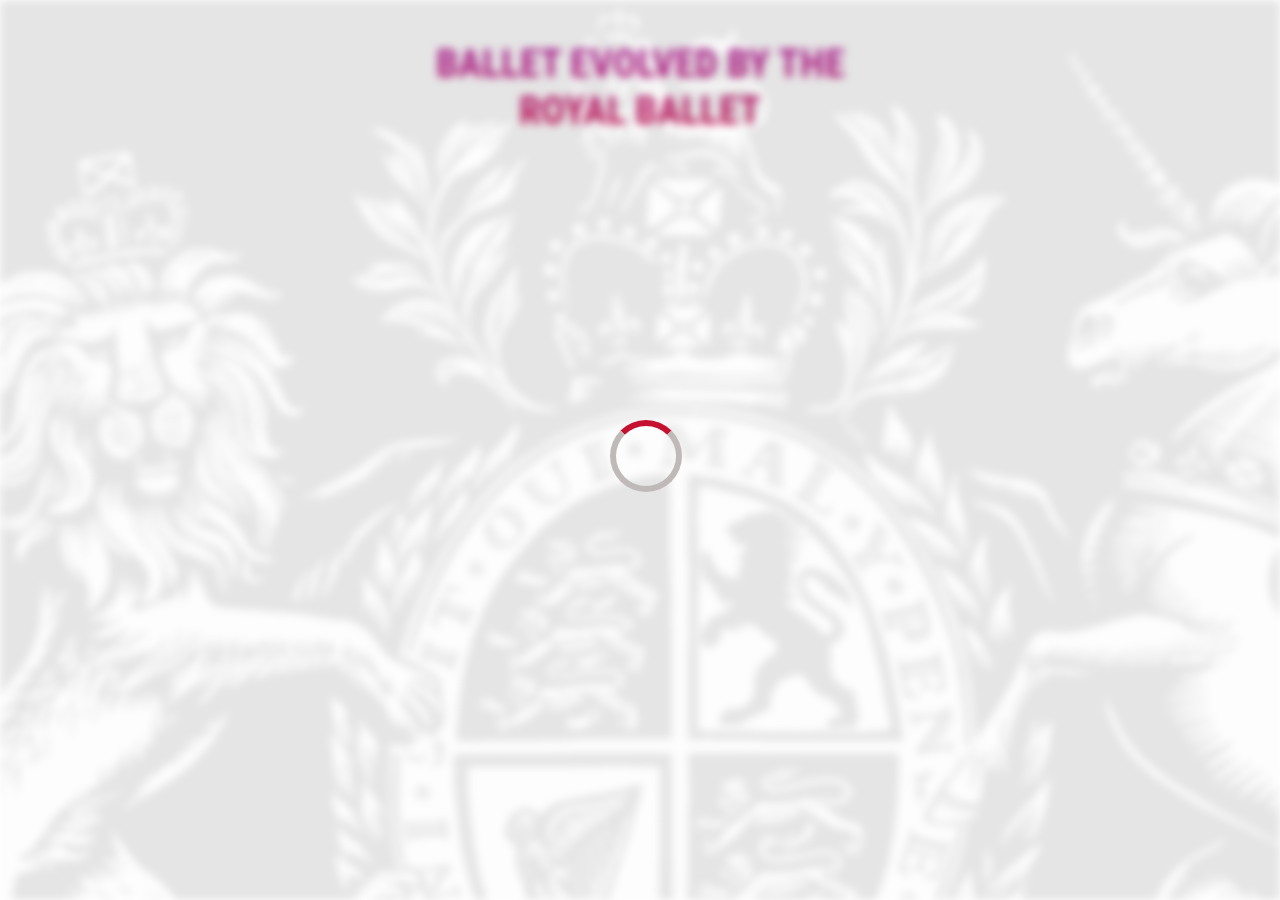
<file: youtube_api/index.html>
<!DOCTYPE html>
<html lang="en">
<head>
	<meta charset="utf-8">
	<meta name="description" content="Ballet Evolved: The Royal Ballet series about history of the ballet">
	<meta name="viewport" content="width=device-width, initial-scale=1">
    <title>Ballet Evolved</title>
    <link href="https://fonts.googleapis.com/css?family=Roboto+Condensed:300,400,700" rel="stylesheet">    
    <link href="custom.css" rel="stylesheet">
</head>
<body>
    <div class="loader"></div>

    <div class="container">
        <h1>Ballet Evolved by The Royal Ballet</h1>
        <ul id="results"></ul>
    </div>

    <script src="//ajax.googleapis.com/ajax/libs/jquery/1.8.2/jquery.min.js"></script>
    <script src="getVideos.js"></script>
</body>
</html>
</file>
<file: background_generator/style.css>
body {
    text-align: center;
    background: #f2709c;  /* fallback for old browsers */
    background: -webkit-linear-gradient(to left, #ff9472, #f2709c);  /* Chrome 10-25, Safari 5.1-6 */
    background: linear-gradient(to left, #ff9472, #f2709c); /* W3C, IE 10+/ Edge, Firefox 16+, Chrome 26+, Opera 12+, Safari 7+ */
}

h1, h2, h3 {
    font-family: 'Gaegu', cursive;
}

h1 {
    text-shadow: 2px 3px 2px rgba(255, 255, 255, 0.4);
    font-size: 4em;
}

h2 {
    text-transform: uppercase;
    letter-spacing: 2px;
}

h3 {
    font-style: normal;
    font-size: 1.3em;
    padding: 2px 3px;
    background-color: #f7f2f2;
    display: none;
    margin-top: 2em;
}

.visible {
    display: inline-block;
}

input[type="color"] {
    width: 50px;
    height: 30px;
    border-color: white;
    border-radius: 2px;
    border-width: 0px;
}

input[type="color"]:not(:last-child) {
    margin-right: 1em;
}

 button.generate-gradient {
    background: #151313;
    font-family: 'Open Sans', Arial, Helvetica Neue, sans-serif;
    padding: .8em 1.5em;
    color: #fff;
    text-transform: uppercase;
    font-size: 17px;
    font-family: 'Gaegu', cursive;
    border: none;
    letter-spacing: 2px;
    border-radius: 50px;
    cursor: pointer;
    transition: all .4s;
    display: block;
    margin: 0 auto;
}
</file>
<file: fetch_api/fetch.css>
* {
    margin: 0;
    padding: 0;
}

h1 {
    font-size: 50px;
    margin-bottom: 4%;
    letter-spacing: 3px;
    font-family: 'Bungee Outline', cursive;
    color: #fff;
}

div {
    background-color: #1e223b;
    background-image: url(background.jpg);
    background-position: 50%;
    background-size: cover;
    padding: 80px 0;
    text-align: center;
    min-height: 100vh;
}

ul {
    display: flex;
    flex-wrap: wrap;
    -ms-flex-wrap: wrap;
    flex-direction: row;
    -ms-flex-direction: row;
    list-style: none;
    width: 80%;
    margin: 0 auto;
}

li {
    flex: 33%;
    color: #fff;
    font-family: 'Alegreya Sans', sans-serif;
    font-size: 18px;
    font-weight: 400;
    line-height: 1.8;
    display: flex;
    flex-direction: column;
    -ms-flex-direction: column;
    margin-bottom: 5%;
}

img {
    order: 1;
    margin: 0 auto;
    border-radius: 5%;
    width: 300px;
    max-height: 300px;
    max-width: 100%;
    height: auto;;
}

p {
    order: 2;
}
p.name {
    color:#E14283;
    margin-top: 10px;
}

p.email {
    color: #408088;
}
</file>
<file: news_api/custom.css>
* {
    margin: 0;
    padding: 0;
    -webkit-box-sizing: border-box;
    -moz-box-sizing: border-box;
    box-sizing: border-box;
}

a {
    text-decoration: none;
}

body {
    font-family: 'Roboto Condensed', sans-serif; 
}

.container {
    padding: 80px 0 20px 0;
    background-color: #F6F8F8;
    min-height: 100vh;
}

h1 {
    text-transform: uppercase;
    font-family: 'Roboto Condensed', sans-serif;    
    text-align: center;
    font-size: 2.8em;
    margin-bottom: 5%;
}

.search-label {
    text-align: left;
    margin-bottom: 10px;
    color: #aebdc1;
    display: block;
    text-transform: uppercase;
}

#search {
    width: 90%;
    text-align: center;
    margin: 20px auto 40px auto;
    transition: 0.4s ease-in-out;
}

/* ================= FORM ================= */


form {
    display: flex;
    flex-direction: column;
}

.form-control {
    display: block;
    width: 100%;
    padding: .5rem 0;
    font-size: 1rem;
    line-height: 1.25;
    color: #464a4c;
    background-color: #fff;
    background-image: none;
    -webkit-background-clip: padding-box;
    background-clip: padding-box;
    border: 1px solid rgba(0,0,0,.15);
    border-radius: .25rem;
    -webkit-transition: border-color ease-in-out .15s,-webkit-box-shadow ease-in-out .15s;
    transition: border-color ease-in-out .15s,-webkit-box-shadow ease-in-out .15s;
    -o-transition: border-color ease-in-out .15s,box-shadow ease-in-out .15s;
    transition: border-color ease-in-out .15s,box-shadow ease-in-out .15s;
    transition: border-color ease-in-out .15s,box-shadow ease-in-out .15s,-webkit-box-shadow ease-in-out .15s;
}

.form-control:focus,
.custom-select:focus {
    color: #464a4c;
    background-color: #fff;
    border-color: #5cb3fd;
    outline: 0;
}

.form-control::-webkit-input-placeholder { 
    font-weight: 400;
    font-family: 'Roboto';
    color: rgba(117, 117, 117, 0.76);
}
::-moz-placeholder { 
    font-weight: 400;
    font-family: 'Roboto';
    color: rgba(117, 117, 117, 0.76);
}
.form-control:-ms-input-placeholder {
    font-weight: 400;
    font-family: 'Roboto';
    color: rgba(117, 117, 117, 0.76);
}
.form-control:-moz-placeholder {
    font-weight: 400;
    font-family: 'Roboto';
    color: rgba(117, 117, 117, 0.76);
}


input[type=submit] {
    left: 1.25em;
    margin: 0;
    width: 100%;
    background-image: url('searchicon.png');
    background-position: 5px 5px; 
    background-repeat: no-repeat;
    vertical-align: middle;
}

input:active,
input:focus {
    outline-style: dotted;
    outline-width: thin;
}

.custom-select {
    margin: 5px 0;
    display: inline-block;
    max-width: 100%;
    height: calc(2.25rem + 2px);
    padding: .375rem 1.75rem .375rem .75rem;
    line-height: 1.25;
    color: #464a4c;
    vertical-align: middle;
    background: #fff url("data:image/svg+xml;charset=utf8,%3Csvg xmlns='http://www.w3.org/2000/svg' viewBox='0 0 4 5'%3E%3Cpath fill='%23333' d='M2 0L0 2h4zm0 5L0 3h4z'/%3E%3C/svg%3E") no-repeat right .75rem center;
    -webkit-background-size: 8px 10px;
    background-size: 8px 10px;
    border: 1px solid rgba(0,0,0,.15);
    border-radius: .25rem;
    -moz-appearance: none;
    -webkit-appearance: none;
}

.sr-only {
    position: absolute;
    width: 1px;
    height: 1px;
    padding: 0;
    margin: -1px;
    overflow: hidden;
    clip: rect(0,0,0,0);
    border: 0;
}

button, input, select, textarea {
    font-weight: 400;
    font-family: 'Roboto';
    font-family: sans-serif;
    font-size: 100%;
    line-height: 1.15;
    margin: 0;
}

#keyword {
    position: relative;
    font-size: 3.75rem;
    background: transparent;
    border: 0;
    display: block;
    overflow: hidden;
    resize: none;
    white-space: pre-wrap;
    width: 100%;
    word-wrap: break-word;
}

#error {
    text-align: left;
    margin-top: 5px;
    color: #F83A3A;
}

/* ================= BUTTONS ================= */

.buttons {
    margin: 10px 0;
    display: flex;
    flex-direction: row;
}

.button {
    cursor: pointer;
    font-weight: 400;
    font-family: 'Roboto';
    flex: 1;
    display: inline-block;
    font-weight: 400;
    line-height: 1.25;
    text-align: center;
    white-space: nowrap;
    vertical-align: middle;
    -webkit-user-select: none;
    -moz-user-select: none;
    -ms-user-select: none;
    user-select: none;
    border: 1px solid transparent;
    border: 1px solid rgba(0,0,0,.15);
    padding: .5rem 1rem;
    font-size: 1rem;
    border-radius: .25rem;
    -webkit-transition: all .2s ease-in-out;
    -o-transition: all .2s ease-in-out;
    transition: all .2s ease-in-out;
}

.button--primary {
    background: #F83A3A;
    color: #FFF;
}

.button--secondary {
    color: #F83A3A;
    border-color: #F83A3A;
    background: #FFF;
}

.button:nth-child(1) {
    margin-right: 4px;
}

/* ================= ARTICLES ================= */

#articles li {
    width: 100%;
    float: left;
    position: relative;
    list-style: none;
    padding: 5px 0;
}

#articles li:before {
    content: '';
    position: absolute;
    top: 5px;
    right: 0;
    bottom: 5px;
    left: 0;
    background-image: linear-gradient(to top,#073956,#131111);
    opacity: .6; 
}



/* ================= SINGLE ARTICLE ================= */


.article {
    cursor: pointer;
    background-color: #D74343;
    background-size: cover;
    background-position: center center;
    min-height: 475px;
    max-width: 100%;
    height: auto;
}

.article__content {
    position: absolute;
    top: 10%;
    left: 5%;
    right: 5%;
}

.article__info {
    padding: 1px 8px;
    color: #fffefe;
    font-size: 15px;
    display: table;
    font-weight: 600;
    -webkit-transition: 0.3s;
    -moz-transition: 0.3s;
    -o-transition: 0.3s;
    -ms-transition: 0.3s;
    transition: 0.3s;
    font-family: 'Roboto';
}

.article__source {
    display: inline-block;
    font-weight: 600;
    margin-right: 5px;
}

.article__title {
    width: 100%;
    font-size: 40px;
    line-height: 40px;
    padding: 2px 8px 0px;
    margin: 10px 0px 25px 0px;
    color: #FFF;
    font-family: 'Roboto Condensed', sans-serif;    
    font-weight: 600;
    overflow: hidden;
    text-transform: uppercase;
    -webkit-transition: 0.3s;
    -moz-transition: 0.3s;
    -o-transition: 0.3s;
    -ms-transition: 0.3s;
    transition: 0.3s;
}

.article__link {
    text-decoration: none;
    color: #FFF;
}

.article__description {
    line-height: 24px;
    color: #FFF;
    margin-bottom: 25px;
    overflow: hidden;
    width: 100%;
    -webkit-transition: 0.3s;
    -moz-transition: 0.3s;
    -o-transition: 0.3s;
    -ms-transition: 0.3s;
    transition: 0.3s;
    font-family: 'Roboto';
    opacity: 0;
    visibility: hidden;
}

.article__more {
    text-decoration: none;
    font-family: 'Roboto Condensed';
    display: table;
    clear: both;
    background: #F83A3A;
    color: #FFF;
    font-size: 23px;
    position: relative;
    font-weight: 400;
    padding: 7px 15px 7px 15px;
    border-radius: 6px;
    -webkit-transition: 0.3s;
    -moz-transition: 0.3s;
    -o-transition: 0.3s;
    -ms-transition: 0.3s;
    transition: 0.3s;
    opacity: 0;
    visibility: hidden;
    border: 1px solid transparent;
    text-transform: uppercase;
}

.article__more:hover {
    padding-left: 30px;
}

.article__more:hover,
.article__more:focus {
    background: #FFF;
    color: #F83A3A;
    -webkit-transition: 0.3s;
    -moz-transition: 0.3s;
    -o-transition: 0.3s;
    -ms-transition: 0.3s;
    transition: 0.3s;
}

.arrow-right {
    display: inline-block;
    font: normal normal normal 14px/1 FontAwesome;
    font-size: inherit;
    text-rendering: auto;
    -webkit-font-smoothing: antialiased;
    -moz-osx-font-smoothing: grayscale;
    transform: translate(0, 0);
    position: absolute;
    top: 0;
    left: 8px;
    opacity: 0;
    width: 10px;
    height: 10px;
    margin-top: -10px;
}

.article__more:hover i,
.article__more:active i {
    transition: opacity 0.5s, top 0.5s, left 0.5s;
    opacity: 1;
    top: 17px;
}

.arrow-right:before {
    content: ">";
}

.article:hover .article__description {
    opacity: 1;
    visibility: visible;
    -webkit-transition: 0.3s;
    -moz-transition: 0.3s;
    -o-transition: 0.3s;
    -ms-transition: 0.3s;
    transition: 0.3s;
}


.article:hover .article__info {
    display: table;
    background: #FFF;
    color: #F83A3A;
    padding: 1px 8px;
    -webkit-transition: 0.3s;
    -moz-transition: 0.3s;
    -o-transition: 0.3s;
    -ms-transition: 0.3s;
    transition: 0.3s;
}

.article:hover .article__title {
    background: #F83A3A;
    -webkit-transition: 0.3s;
    -moz-transition: 0.3s;
    -o-transition: 0.3s;
    -ms-transition: 0.3s;
    transition: 0.3s;
}

.article:hover .article__more {
    opacity: 1;
    visibility: visible;
    -webkit-transition: 0.3s;
    -moz-transition: 0.3s;
    -o-transition: 0.3s;
    -ms-transition: 0.3s;
    transition: 0.3s;
    position: relative;
}

.no-results {
    text-align: center;
}

/* ================= BACK TO TOP ICON ================= */

#to-top {
    display: block;
    position: fixed;
    text-align: center;
    right: 17px;
    bottom: 30px;
    color: #fff;
    cursor: pointer;
    border-radius: 50%;
    -moz-border-radius: 50%;
    -webkit-border-radius: 50%;
    -o-border-radius: 50%;
    z-index: 10;
    height: 30px;
    width: 30px;
    background-repeat: no-repeat;
    background-position: center;
    transition: background-color 0.1s linear;
    -moz-transition: background-color 0.1s linear;
    -webkit-transition: background-color 0.1s linear;
    -o-transition: background-color 0.1s linear;
    transition: box-shadow 0.3s cubic-bezier(.55,0,.1,1),background-color 0.1s linear;
    -webkit-transition: -webkit-box-shadow 0.3s cubic-bezier(.55,0,.1,1),background-color 0.1s linear;
    -moz-transition: -moz-box-shadow 0.3s cubic-bezier(.55,0,.1,1),background-color 0.1s linear;
    background-color: rgba(0,0,0,0.25)
}

.arrow-up::before {
    font-size: 20px;
    content: "⇡";
    vertical-align: -webkit-baseline-middle;
    font-style: normal;
}
</file>
<file: news_api/mobile.css>
@media only screen and (min-width : 480px) {
    #search {
        width: 70%;
    }
}

@media only screen and (min-width : 768px) {
    #search {
        width: 50%;
    }
    #articles li {
        width: 50%;
    }
    #articles li:nth-child(2n+1) {
        padding-left: 0px;
        padding-right: 5px;
    }
    #articles li:nth-child(2n+1):before {
        left: 0px;
        right: 5px;
    }
    
    #articles li:nth-child(2n+2) {
        padding-right: 0px;
        padding-left: 5px;
    }
    
    #articles li:nth-child(2n+2):before {
        right: 0px;
        left: 5px;
    }
}
</file>
<file: youtube_api/custom.css>
* {
    margin: 0;
    padding: 0;
}

body {
    position: relative;
}

.container {
    width: 100%;
    background: url(images/background.png) repeat-y scroll top #e5e5e5;
    position: relative;
    min-height: 100vh;
    -webkit-filter: blur(4px);
    -moz-filter: blur(4px);
    -o-filter: blur(4px);
    -ms-filter: blur(4px);
    filter: blur(4px);
}


h1 {
    color: #000000;
    padding: 40px 0;
    margin: 0 auto;
    width: 40%;
    text-align: center;
    font-family: 'Roboto Condensed', sans-serif;
    font-size: 40px;
    text-transform: uppercase;
    letter-spacing: 0;
    font-weight: bold;
    background: linear-gradient(to top, #C61030, #9a26b0);
    background: -webkit-linear-gradient(to top, #C61030, #9a26b0);
    background: -ms-linear-gradient(to top, #C61030, #9a26b0);
    -webkit-background-clip: text;
    -webkit-text-fill-color: transparent;
}
#results {
    list-style: none;
    display: flex;
    justify-content: space-around;
    flex-wrap: wrap;
    padding: 20px;
}

#results li {
    margin: 20px 0;
}

#results h3 {
    max-width: 500px;
    color: #1b1310;
    font-size: 24px;
    font-family: 'Roboto Condensed', sans-serif;
    margin-bottom: 2%;
}

.loader {
    z-index: 2;
    position: absolute;
    top: 50%;
    left: 50%;
    top: calc(50% - 30px);
    left: calc(50% - 30px);
    border: 6px solid #bfb9b9;
    border-radius: 50%;
    border-top: 6px solid #C61030;
    width: 60px;
    height: 60px;
    -webkit-animation: spin 2s linear infinite;
    animation: spin 2s linear infinite;
  }
  
  @-webkit-keyframes spin {
    0% { -webkit-transform: rotate(0deg); }
    100% { -webkit-transform: rotate(360deg); }
  }
  
  @keyframes spin {
    0% { transform: rotate(0deg); }
    100% { transform: rotate(360deg); }
  }

  iframe {
    max-width: 100%;
    width: 500px;
    height: auto;
    min-height: 300px;
    border: 5px ridge #C61030;
    border-radius: 5px;
    background-color: #333333;
  }

@media screen and (max-width: 480px) { 
    h1 {
        width: 100%;
    }

}
</file>
<file: calculator/styles.min.css>
*{margin:0;padding:0}body{max-width:100%;width:500px;position:absolute;top:50%;left:50%;transform:translate(-50%, -50%);font-family:'Source Sans Pro', sans-serif;letter-spacing:5px;font-size:1.8rem;background-color:#FFFFFF}#calculator{background-image:-moz-linear-gradient(-30deg, #00004d 0%, #5333ed 50%);background-image:-webkit-linear-gradient(-30deg, #00004d 0%, #5333ed 50%);padding:40px;border:1px solid #00004d;border-radius:1px;-webkit-box-shadow:1px 2px 12px 0px rgba(50,50,50,0.35);-moz-box-shadow:1px 2px 12px 0px rgba(50,50,50,0.35);box-shadow:1px 2px 12px 0px rgba(50,50,50,0.35)}#calculator #user-input{border:1px solid #ddd;border-radius:1px;height:40px;padding-top:10px;padding-bottom:10px;padding-right:5%;text-align:right;width:95%;font-size:2.5rem;overflow-x:auto;font-weight:200;overflow-x:auto}.operators{display:flex;justify-content:space-between}.operators div{display:inline-block;border:1px solid #bbb;border-radius:1px;width:60px;text-align:center;padding:10px;margin:20px 0 10px 0;cursor:pointer;background-color:#ddd;font-weight:200}.operators div:hover{background-color:#ddd;-webkit-box-shadow:0px 1px 4px 0px rgba(0,0,0,0.2);box-shadow:0px 1px 4px 0px rgba(0,0,0,0.2);border-color:#aaa}.numberPanel{display:flex}.numberPanel .numbers{flex:1}.numberPanel .numbers div{font-weight:200;display:inline-block;border:1px solid #ddd;border-radius:1px;width:60px;text-align:center;padding:10px;margin:10px 4px 10px 0;cursor:pointer;background-color:#f9f9f9;transition:border-color .2s ease-in-out, background-color .2s, box-shadow .2s}.numberPanel .numbers div:hover{background-color:#f1f1f1}div#result{font-weight:200;display:inline-block;border:1px solid #44414E;border-radius:1px;width:60px;text-align:center;padding:124px 10px;margin:10px 0;vertical-align:top;cursor:pointer;color:#FFF;background-color:#44414E}div#result:hover{background-color:#3B3A43;border-color:#3B3A43}.operators div,#user-input,.numbers div,div#result{transition:all .2s ease-in-out}
</file>
<file: services_mockup/style.min.css>
*{-moz-box-sizing:border-box;box-sizing:border-box;margin:0;padding:0}body{position:relative;font-family:'Rubik', sans-serif;font-weight:300}.block__bullet:after,.block__bullet:before{position:absolute;z-index:-1;margin:auto;background-color:#354b5a;content:''}.services__title:before,.block__icon{margin-right:auto;margin-left:auto}.services__content,.services__list,.block{display:-webkit-box;display:-ms-flexbox;display:flex;-webkit-flex-wrap:wrap;-ms-flex-wrap:wrap;flex-wrap:wrap}.services{min-height:100vh;padding:30px 0;background-color:#22303a}.services__content{padding-right:15px;padding-left:15px;margin:0 auto;max-width:1440px}@media (min-width: 960px){.services__content{padding-right:24px;padding-left:24px}}@media (min-width: 960px){.services__content{padding-right:36px;padding-left:36px}}.services__title{-webkit-flex:0 0 100%;-moz-box-flex:0;-ms-flex:0 0 100%;flex:0 0 100%;line-height:1.25;text-align:center;font-family:'Rubik Mono One', sans-serif;margin-bottom:32px}@media (min-width: 960px){.services__title{margin-bottom:64px;font-size:34px}}@media (min-width: 1200px){.services__title{margin-bottom:72px;font-size:44px}}.services__title--light{color:#fff}.services__title:before{content:'';background:#00c0fa;height:4px;display:block;width:calc(100% * 0.16);margin-bottom:10px}@media (min-width: 960px){.services__title:before{width:calc(100% * 0.08)}}.services__list{list-style:none;-webkit-justify-content:flex-end;-moz-box-pack:end;-ms-flex-pack:end;justify-content:flex-end}@media (min-width: 960px){.services__list{-webkit-box-pack:justify;-ms-flex-pack:justify;justify-content:space-between}}.services__button{border-radius:3px;width:264px;height:40px;line-height:40px;background:#DB382C;border-color:#DB382C;text-align:center;text-decoration:none;color:#fff;-webkit-transition:background-color 125ms cubic-bezier(0.25, 0.46, 0.45, 0.94);transition:background-color 125ms cubic-bezier(0.25, 0.46, 0.45, 0.94);font-size:1rem;margin-top:64px;margin:48px auto 0;text-transform:uppercase;letter-spacing:1px;cursor:pointer}@media (min-width: 960px){.services__button{line-height:48px;font-size:1.125rem;width:288px;height:48px}}.services__button:hover{background-color:#f97541}.block{position:relative;-webkit-box-flex:0;-ms-flex:0 0 75%;flex:0 0 75%;margin:0 6px;z-index:1}@media (min-width: 480px){.block{-webkit-box-flex:0;-ms-flex:0 0 100%;flex:0 0 100%;-webkit-box-pack:justify;-ms-flex-pack:justify;justify-content:space-between}}@media (min-width: 648px){.block{-webkit-justify-content:center;-ms-flex-pack:center;justify-content:center}}@media (min-width: 960px){.block{-webkit-flex:0 0 -webkit-calc(25% - 12px);-moz-box-flex:0;-ms-flex:0 0 calc(25% - 12px);flex:0 0 calc(25% - 12px);-webkit-justify-content:center;-ms-flex-pack:center;justify-content:center;margin:0 6px}}.block:not(:last-of-type){margin-bottom:40px}@media (min-width: 960px){.block:not(:last-of-type){margin-bottom:0}}.block:first-child .block__bullet::before{display:none}.block:last-child .block__bullet::after{display:none}.block__icon{width:140px;height:auto}@media (min-width: 480px){.block__icon{margin-bottom:70px;width:200px;flex:0 0 calc(33.33333% - 24px);margin:0 12px;display:-webkit-box;display:-ms-flexbox;display:flex;position:relative;-webkit-justify-content:center;-moz-box-pack:center;-ms-flex-pack:center;justify-content:center}}@media (min-width: 648px){.block__icon{-webkit-box-pack:start;-ms-flex-pack:start;justify-content:flex-start}}@media (min-width: 960px){.block__icon{-webkit-justify-content:center;-moz-box-pack:center;-ms-flex-pack:center;justify-content:center;margin-bottom:80px;width:144px}}@media (min-width: 1200px){.block__icon{height:200px;width:200px}}.block__bullet{position:absolute;top:100px;bottom:0;left:-48px;border-radius:50%;background-color:#DB382C;width:12px;height:12px}@media (min-width: 480px){.block__bullet{right:18%;left:0;margin:0 auto}}@media (min-width: 960px){.block__bullet{right:0;bottom:0;left:0;top:224px;width:16px;height:16px}}.block__bullet:after{top:50%;right:0;left:0;bottom:-240px;width:2px}@media (min-width: 960px){.block__bullet:after{height:2px;left:50%;right:-192px;width:initial;bottom:0;top:0}}.block__bullet:before{top:-240px;right:0;left:0;bottom:50%;width:2px}@media (min-width: 480px){.block__bullet:before{top:-140px}}@media (min-width: 960px){.block__bullet:before{height:2px;top:0;bottom:0;left:-192px;right:50%;width:initial}}@media (min-width: 480px){.block__text{margin:0 12px;-webkit-box-flex:0;-ms-flex:0 0 auto;flex:0 0 auto;max-width:286px;flex:0 0 calc(50% - 24px);-ms-flex-item-align:center;-ms-grid-row-align:center;align-self:center}}@media (min-width: 960px){.block__text{padding:0 16px;max-width:initial;-webkit-flex:0 0 100%;-moz-box-flex:0;-ms-flex:0 0 100%;flex:0 0 100%}}.block__subtitle{font-weight:400;font-size:1.3125rem;line-height:1.75;color:#b2bec8;text-align:center;margin-bottom:8px;color:#fff}@media (min-width: 960px){.block__subtitle{font-weight:500}}.block__description{line-height:1.75;color:#b2bec8;font-weight:300}
</file>
<file: vertical_menu/style.min.css>
*{box-sizing:border-box;margin:0;padding:0}body{position:relative;min-height:100vh;font-family:'Montserrat', sans-serif;font-weight:400;background-color:#3336AC;background:linear-gradient(135.75deg, #a3649f 0, #3336AC 55.55%, #a2f69f 100%)}.container{max-width:1270px;min-width:1170px;padding:100px 120px;margin-right:auto;margin-left:auto}.col{float:left;position:relative}.col__4{width:33.33333%}.col__8{width:66.66667%}.nav-text{padding:0% 10%;position:fixed;right:0}.nav-text__list{list-style:none}.nav-text__tagline{max-width:90%;font-family:'Montserrat', sans-serif;font-weight:600;font-size:48px;line-height:1.3em;color:#c2cdea}.nav-text__tagline span{color:#f7e5e5}.nav-text__item{display:none;opacity:0;-webkit-animation:fadeIn 0.25s cubic-bezier(0, 0.35, 0.26, 1);-moz-animation:fadeIn 0.25s cubic-bezier(0, 0.35, 0.26, 1);animation:fadeIn 0.25s cubic-bezier(0, 0.35, 0.26, 1)}.nav-menu__list{list-style:none}.nav-menu__item{cursor:pointer;display:block;position:relative;padding:0.5em 0;-moz-transition:background-position .25s ease;-webkit-transition:background-position .25s ease;transition:background-position .25s ease;background-image:url(nav-arrow.png);background-repeat:no-repeat;background-position:-40px 30%;background-size:24px 55px}.nav-menu__item span{display:block;-webkit-transition:transform 0.2s ease;-moz-transition:transform 0.2s ease;transition:transform 0.2s ease}.nav-menu__item:hover{background-position:0 20px}.nav-menu__item:hover span{transform:translateX(40px)}.nav-menu__title{font-size:1.5em;margin:0 0 8px 0;font-weight:400;line-height:1.1;color:#fff}.nav-menu__description{font-size:1em;margin:0 0 20px;font-weight:300;line-height:1.5;color:#fff}.show{opacity:1;display:block}footer{width:100%;bottom:0;height:40px;position:absolute;color:white}footer .container{padding:0 120px}@-webkit-keyframes fadeIn{0%{-webkit-transform:translateY(-20px);transform:translateY(-20px);-webkit-transform:scale(0.85);transform:scale(0.85);opacity:0}100%{-webkit-transform:translateY(0);transform:translateY(0);-webkit-transform:scale(1);transform:scale(1);opacity:1}}@-moz-keyframes fadeIn{0%{-moz-transform:translateY(-20px);transform:translateY(-20px);-moz-transform:scale(0.85);transform:scale(0.85);opacity:0}100%{-moz-transform:translateY(0);transform:translateY(0);-moz-transform:scale(1);transform:scale(1);opacity:1}}@-o-keyframes fadeIn{0%{-o-transform:translateY(-20px);transform:translateY(-20px);-o-transform:scale(0.85);transform:scale(0.85);opacity:0}100%{-o-transform:translateY(0);transform:translateY(0);-o-transform:scale(1);transform:scale(1);opacity:1}}@keyframes fadeIn{0%{transform:translateY(-20px);transform:scale(0.85);opacity:0}100%{transform:translateY(0);transform:scale(1);opacity:1}}
</file>
